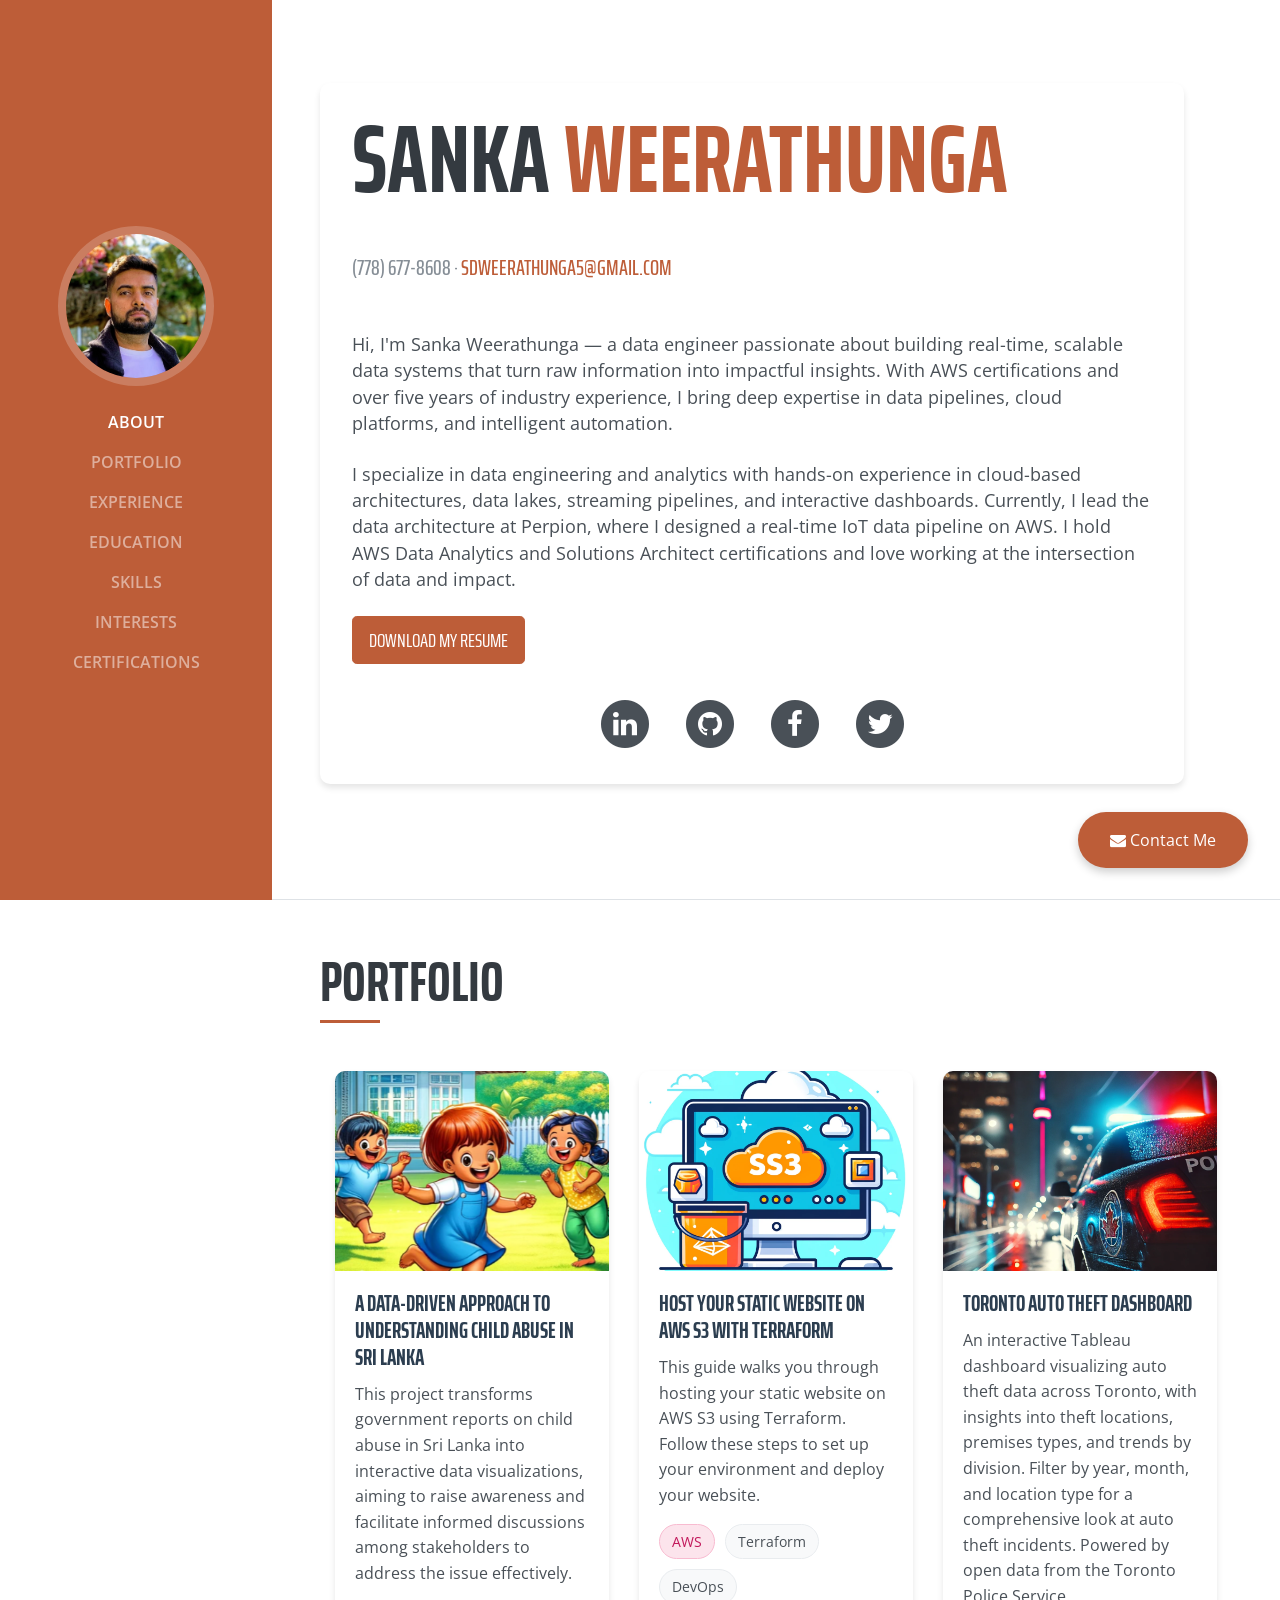
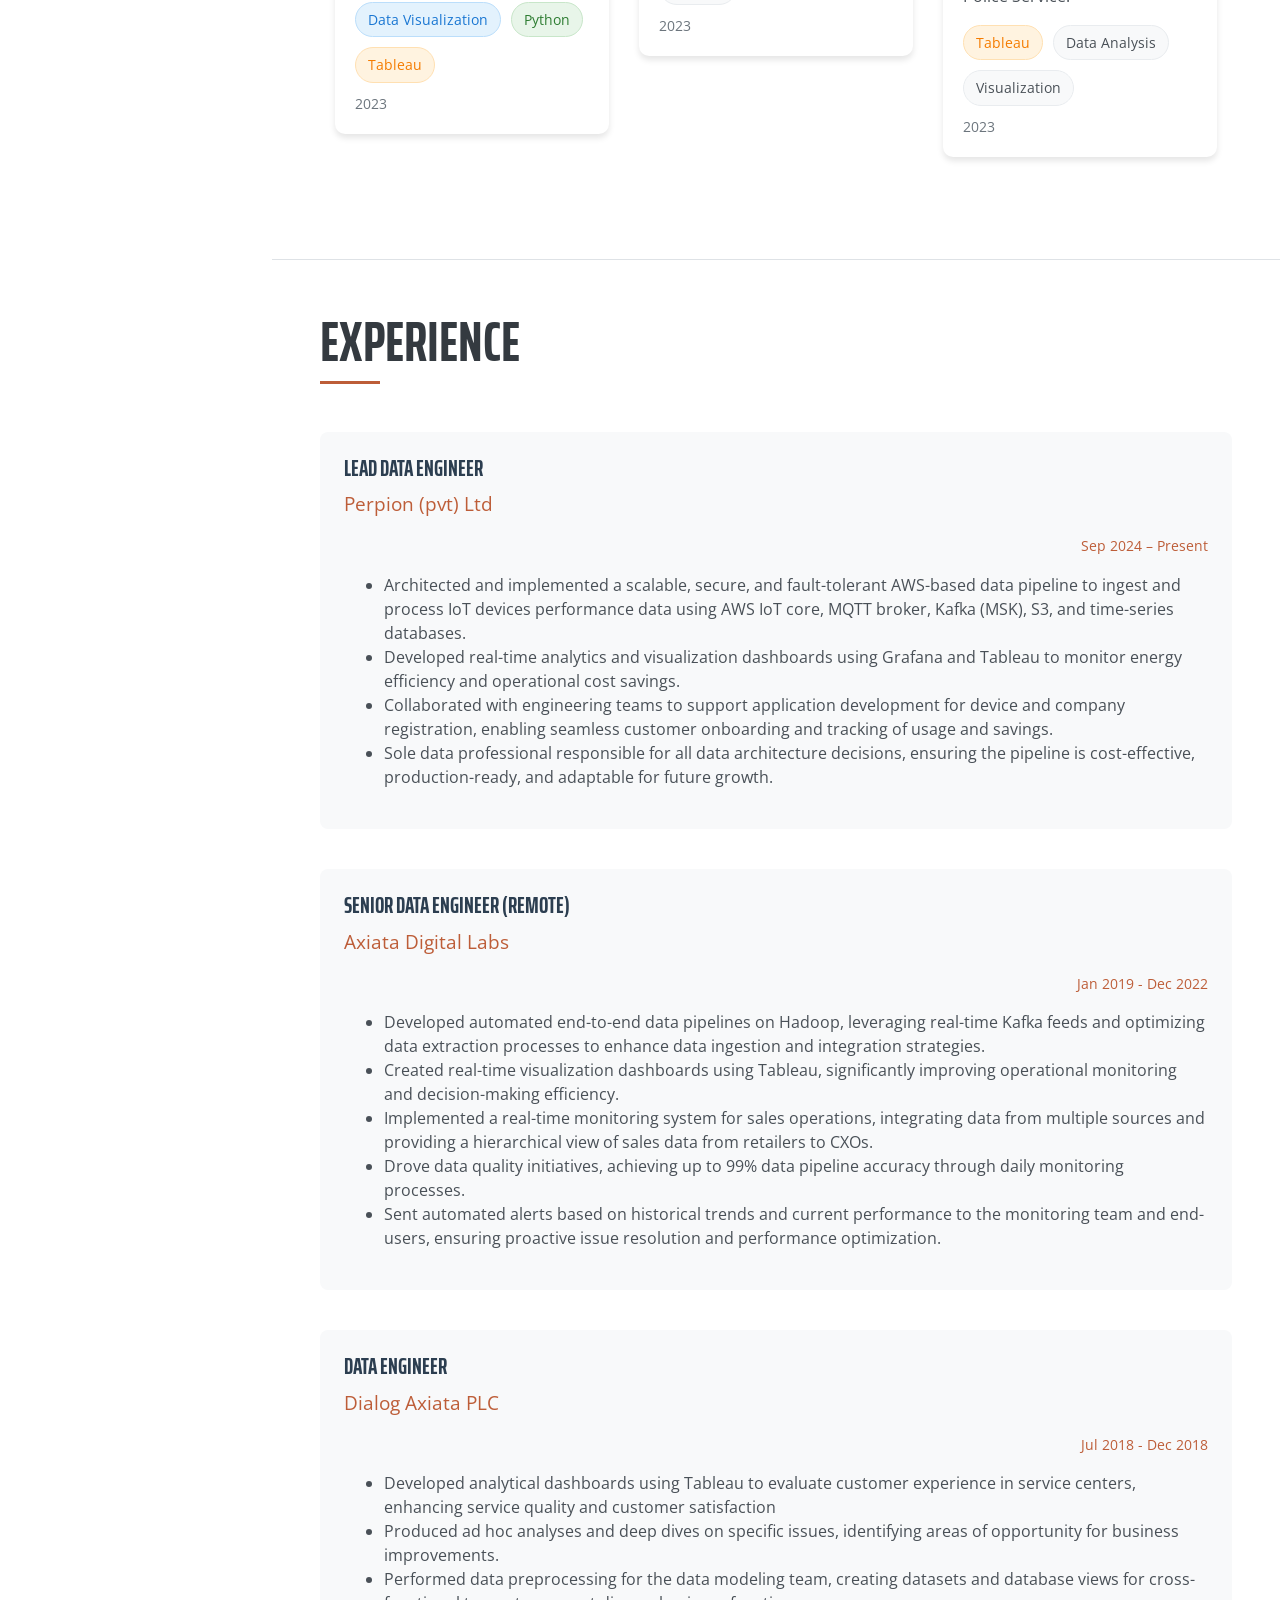
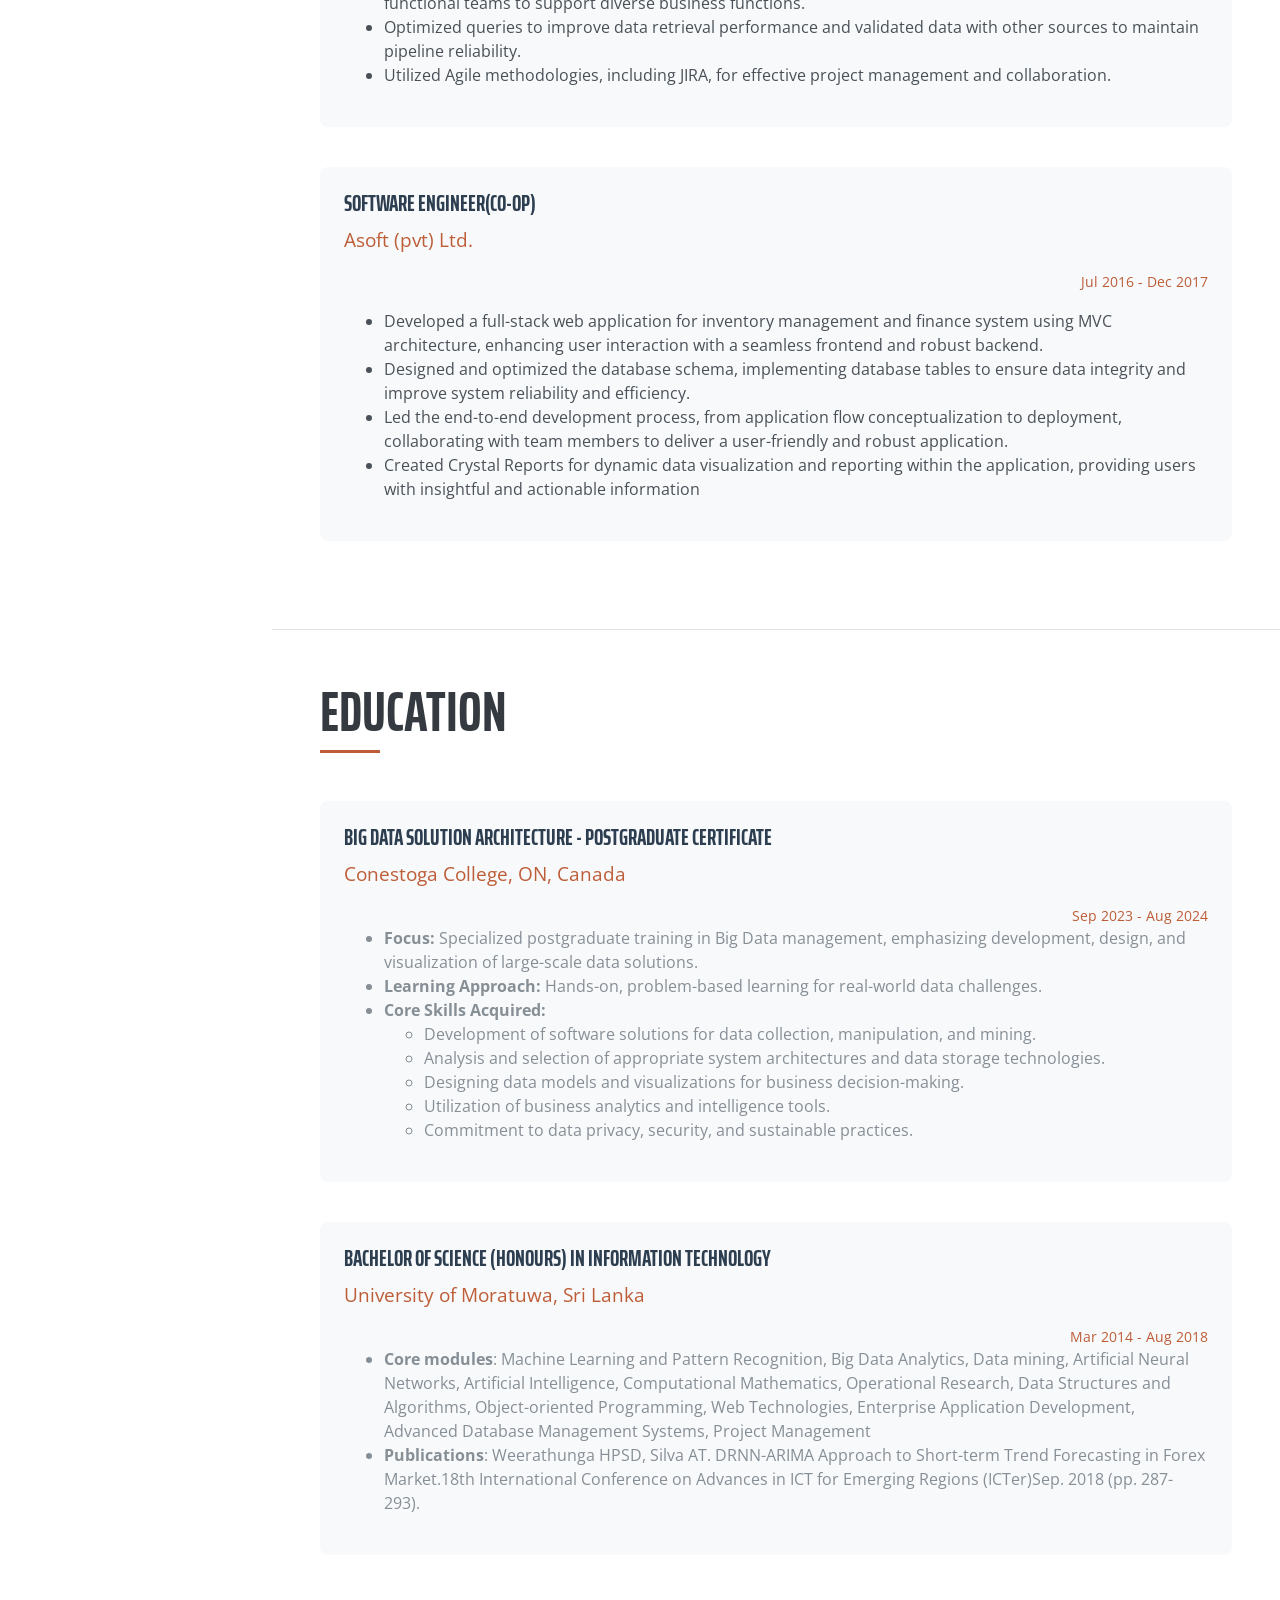
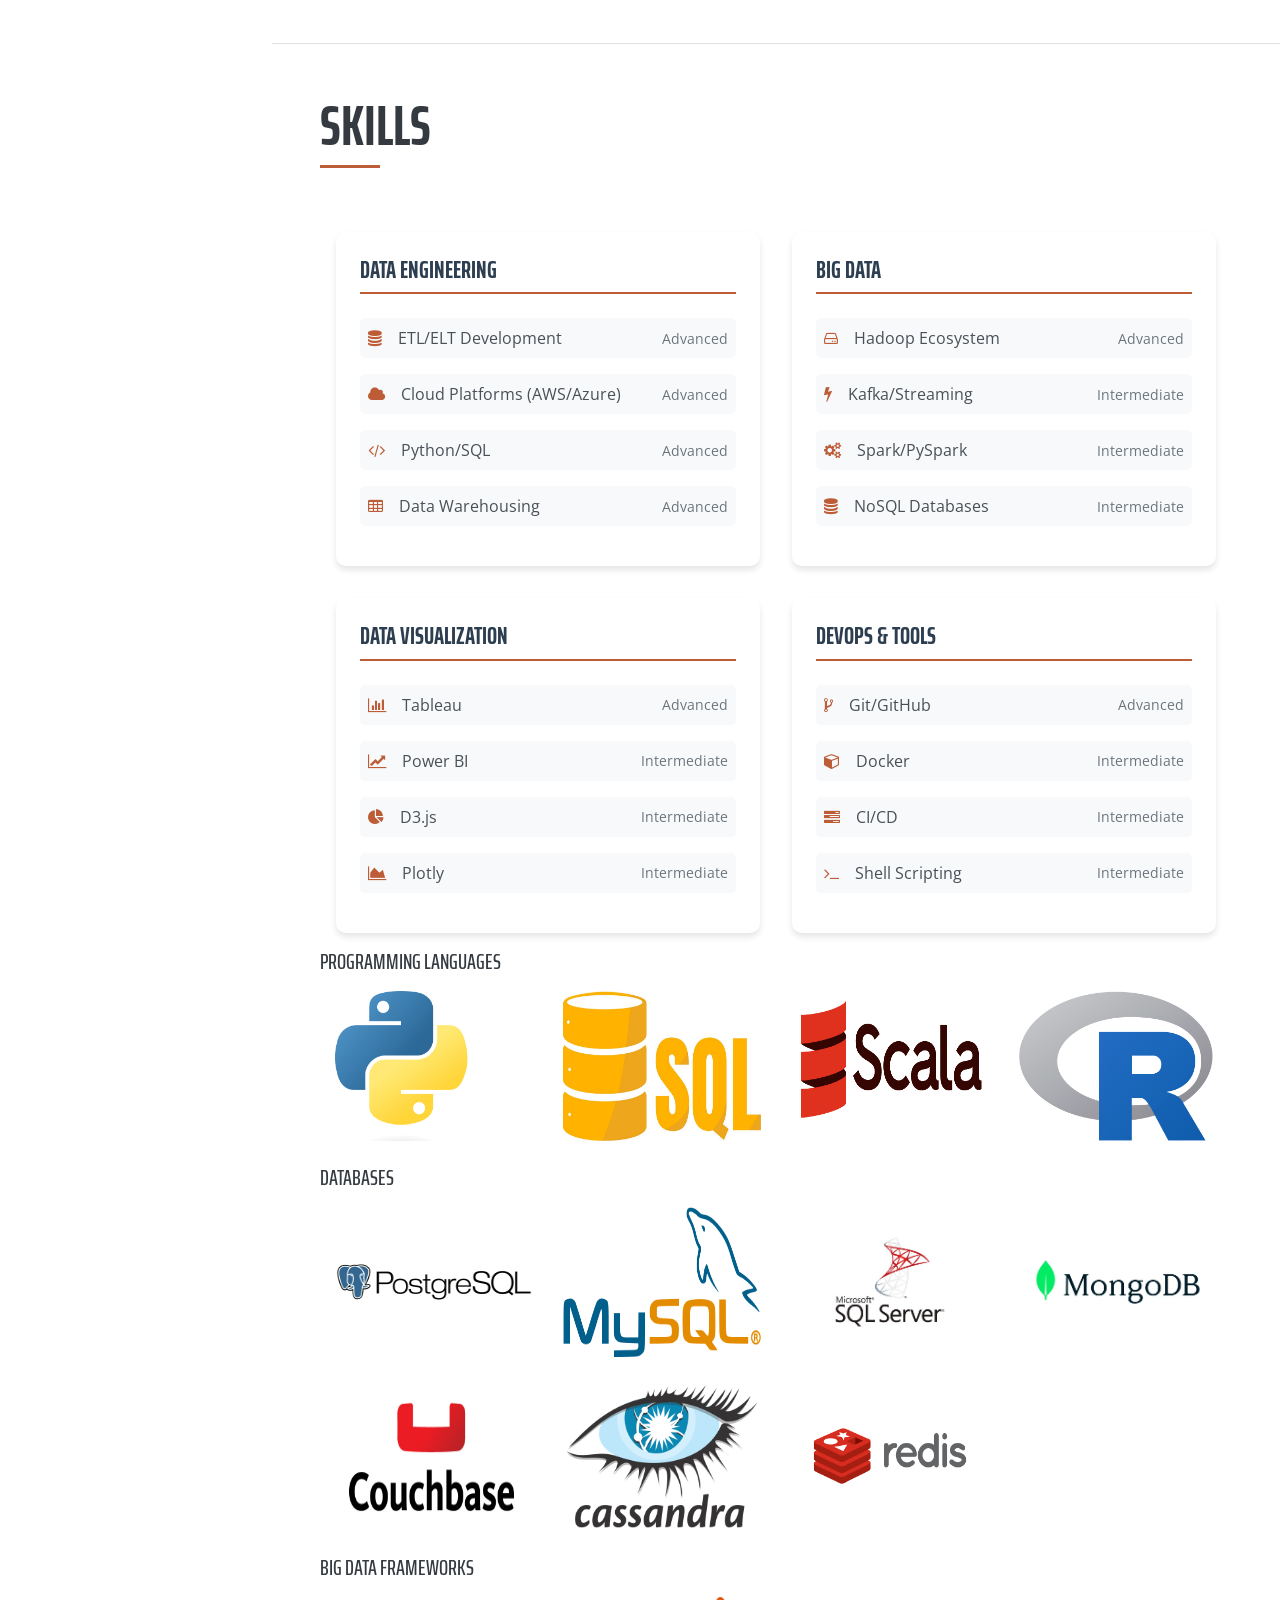
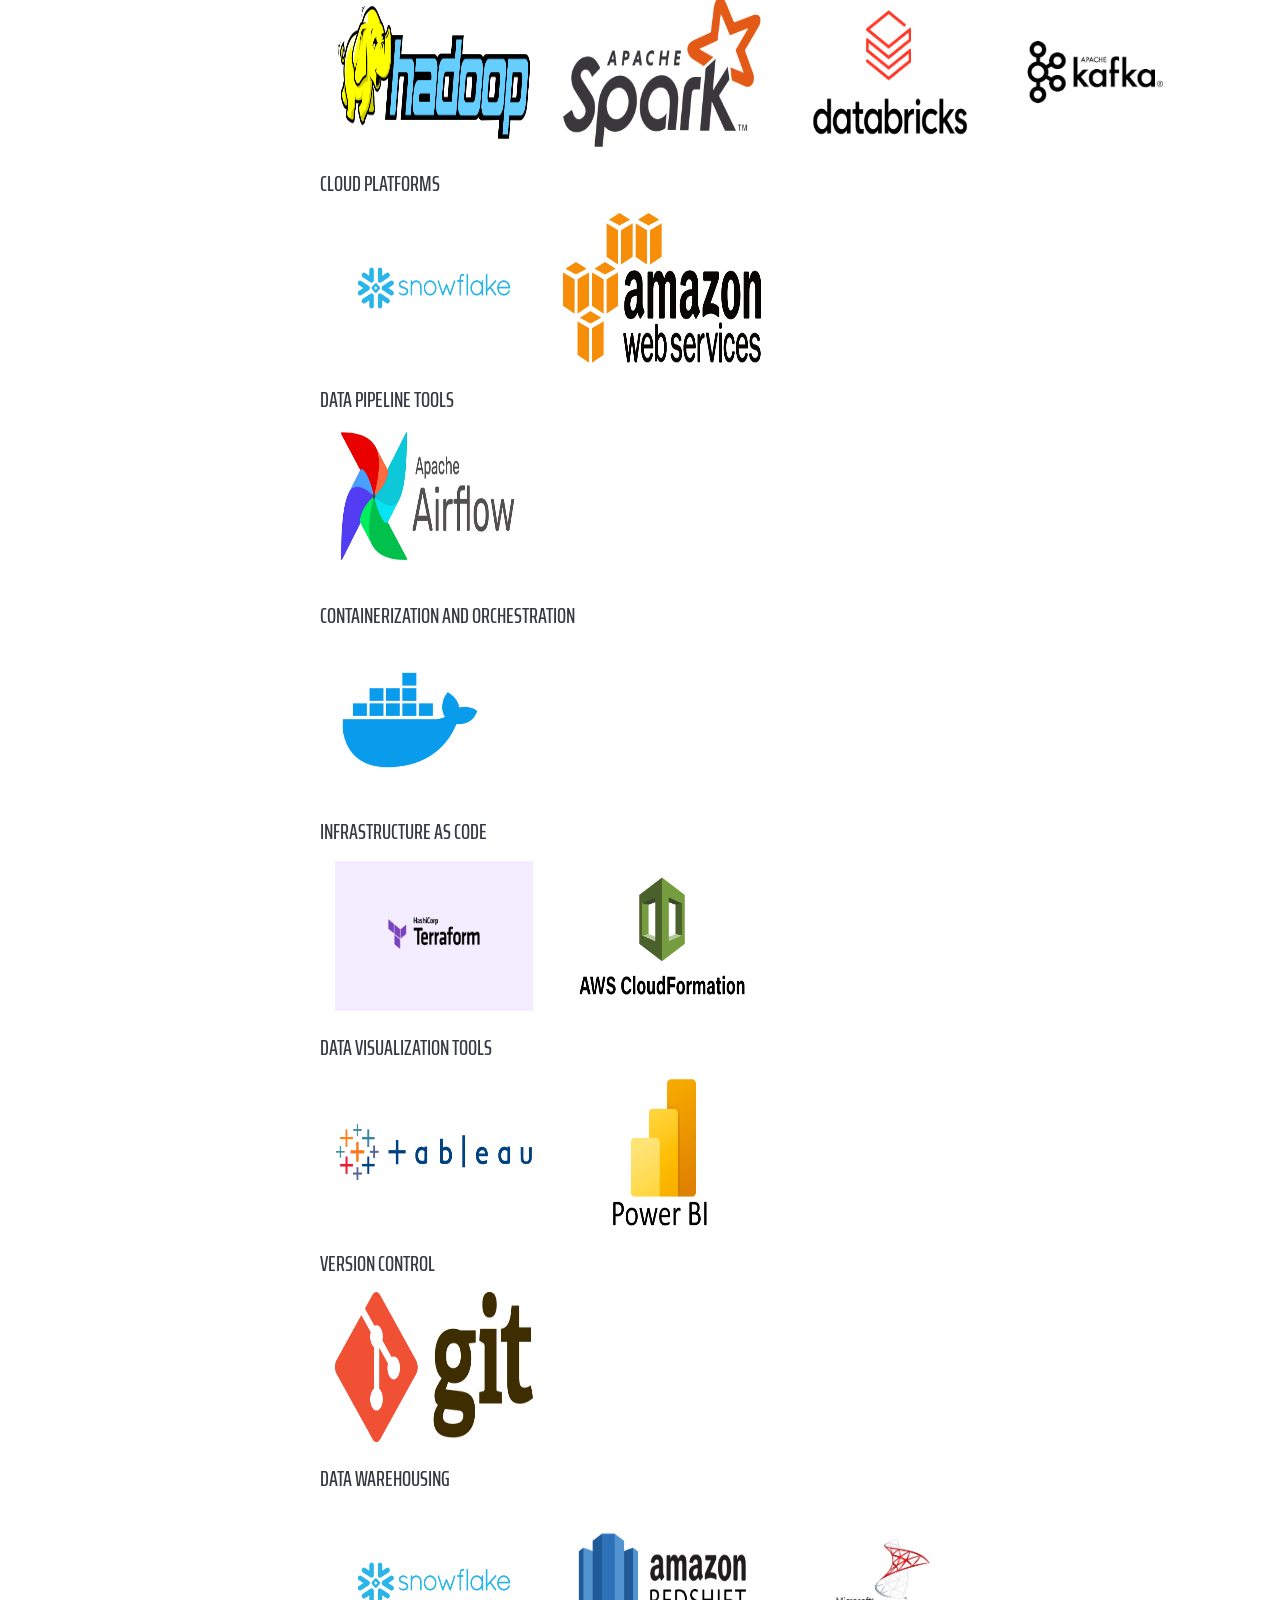
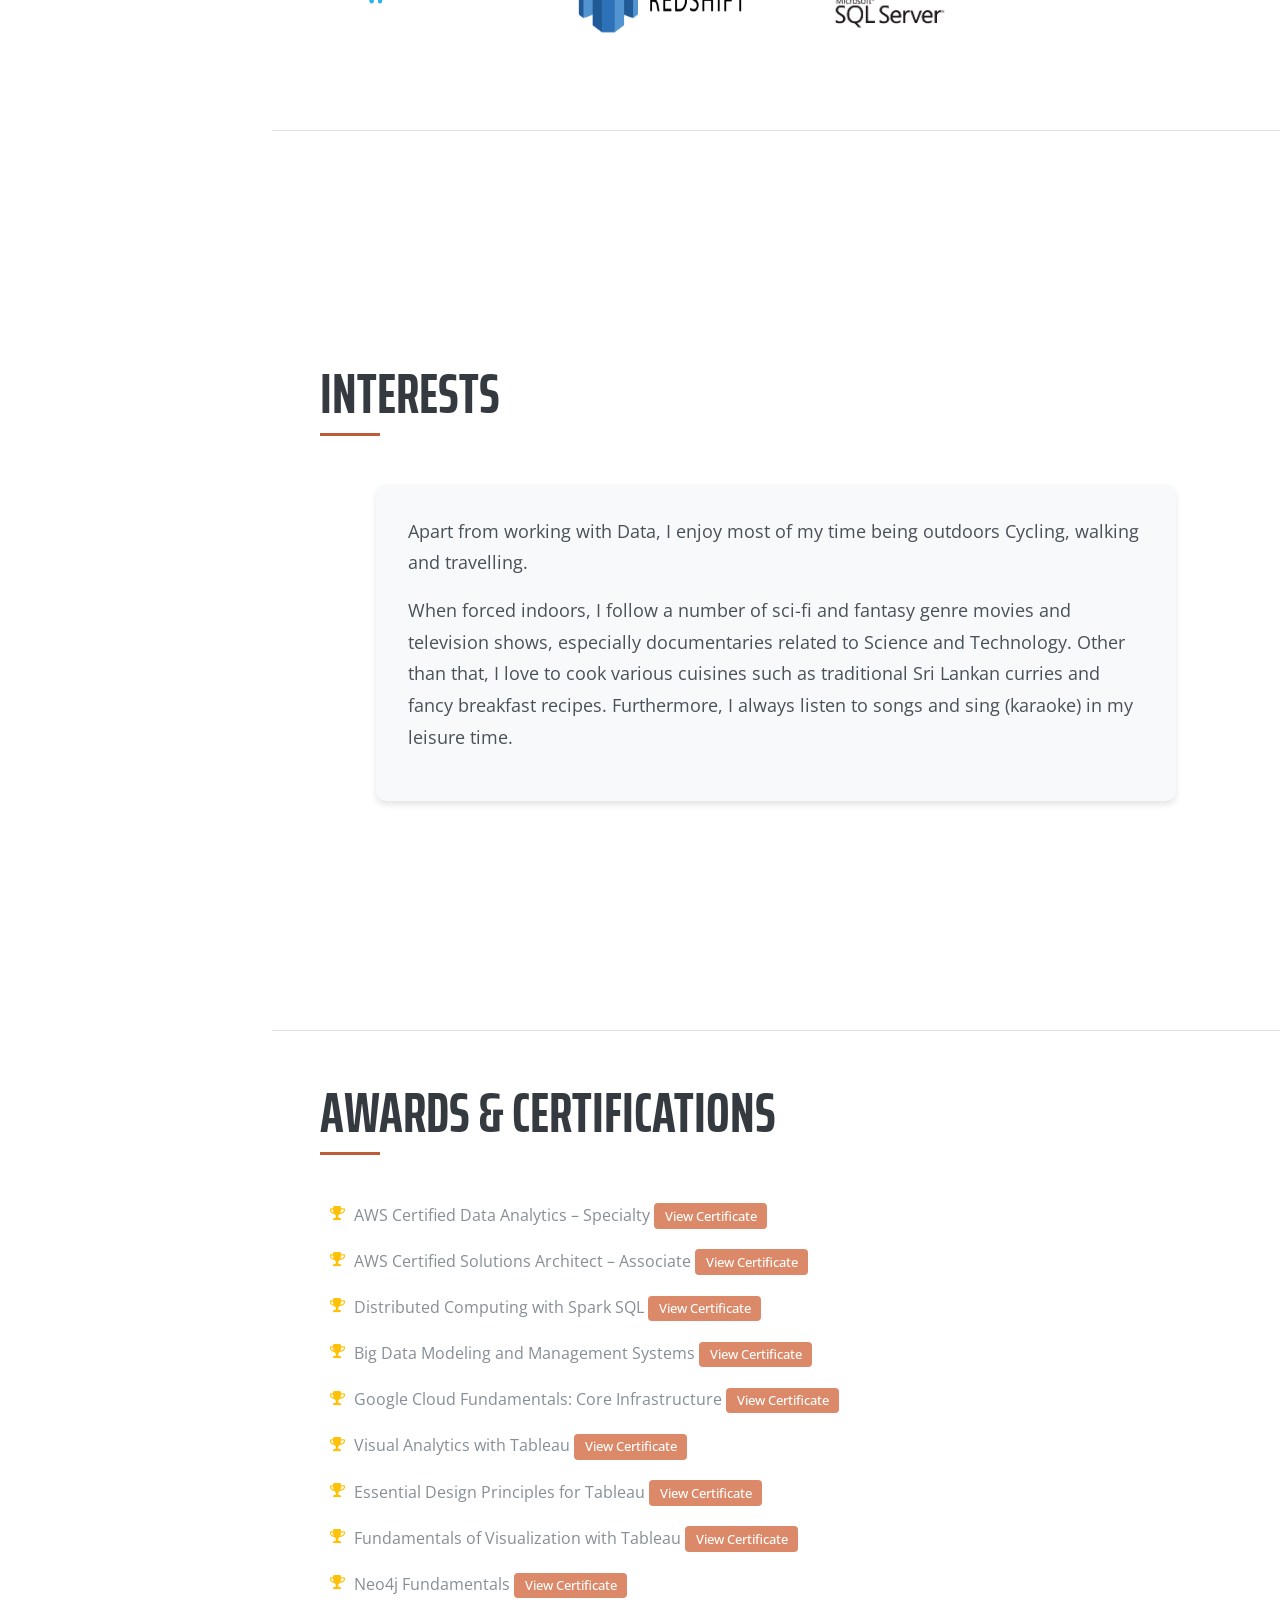
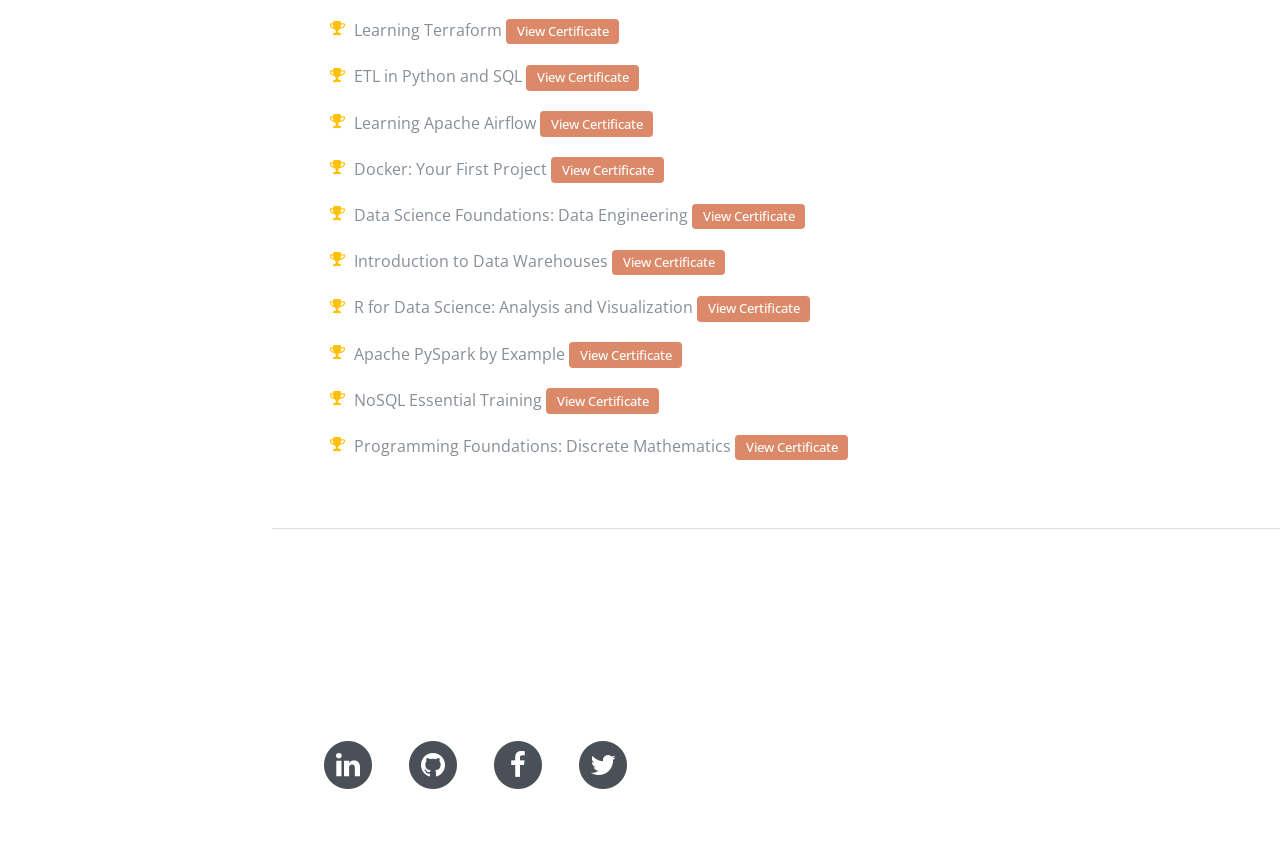
<file: index.html>
<!DOCTYPE html>
<!-- Test deployment workflow -->
<html lang="en">

<head>
  <!-- Google tag (gtag.js) -->
  <script async src="https://www.googletagmanager.com/gtag/js?id=G-53X48XYKJS"></script>
  <script>
    window.dataLayer = window.dataLayer || [];
    function gtag() { dataLayer.push(arguments); }
    gtag('js', new Date());

    gtag('config', 'G-53X48XYKJS');
  </script>


  <meta charset="utf-8">
  <meta name="viewport" content="width=device-width, initial-scale=1, shrink-to-fit=no">
  <meta name="description" content="">
  <meta name="author" content="">

  <title>Sanka Weerathunga</title>

  <!-- Bootstrap core CSS -->
  <link href="vendor/bootstrap/css/bootstrap.min.css" rel="stylesheet">

  <!-- Custom fonts for this template -->
  <link href="https://fonts.googleapis.com/css?family=Saira+Extra+Condensed:100,200,300,400,500,600,700,800,900"
    rel="stylesheet">
  <link href="https://fonts.googleapis.com/css?family=Open+Sans:300,300i,400,400i,600,600i,700,700i,800,800i"
    rel="stylesheet">
  <link href="vendor/font-awesome/css/font-awesome.min.css" rel="stylesheet">
  <link href="vendor/devicons/css/devicons.min.css" rel="stylesheet">
  <link href="vendor/simple-line-icons/css/simple-line-icons.css" rel="stylesheet">

  <!-- Custom styles for this template -->
  <link href="css/my_style.css" rel="stylesheet">
  <link href="css/resume.min.css" rel="stylesheet">
  <link href="css/portfolio.css" rel="stylesheet">
  <link href="css/skills.css" rel="stylesheet">
  <link href="css/main.css" rel="stylesheet">
  <link href="css/contact.css" rel="stylesheet">

  <div id="header-component"></div>
</head>

<body id="page-top">

  <nav class="navbar navbar-expand-lg navbar-dark bg-primary fixed-top" id="sideNav">
    <a class="navbar-brand js-scroll-trigger" href="#page-top">
      <span class="d-block d-lg-none"></span>
      <span class="d-none d-lg-block">
        <img class="img-fluid img-profile rounded-circle mx-auto mb-2" src="img/profile.jpg" alt="">
      </span>
    </a>
    <button class="navbar-toggler" type="button" data-toggle="collapse" data-target="#navbarSupportedContent"
      aria-controls="navbarSupportedContent" aria-expanded="false" aria-label="Toggle navigation">
      <span class="navbar-toggler-icon"></span>
    </button>
    <div class="collapse navbar-collapse" id="navbarSupportedContent">
      <ul class="navbar-nav">
        <li class="nav-item">
          <a class="nav-link js-scroll-trigger" href="#about">About</a>
        </li>
        <li class="nav-item">
          <a class="nav-link js-scroll-trigger" href="#portfolio">Portfolio</a>
        </li>
        <li class="nav-item">
          <a class="nav-link js-scroll-trigger" href="#experience">Experience</a>
        </li>
        <li class="nav-item">
          <a class="nav-link js-scroll-trigger" href="#education">Education</a>
        </li>
        <li class="nav-item">
          <a class="nav-link js-scroll-trigger" href="#skills">Skills</a>
        </li>
        <li class="nav-item">
          <a class="nav-link js-scroll-trigger" href="#interests">Interests</a>
        </li>
        <li class="nav-item">
          <a class="nav-link js-scroll-trigger" href="#awards">CERTIFICATIONS</a>
        </li>
      </ul>
    </div>
  </nav>

  <div class="container-fluid p-0">

    <section class="resume-section p-3 p-lg-5 d-flex d-column" id="about">
      <div class="my-auto">
        <div class="section-content">
          <h1 class="mb-5">Sanka
            <span class="text-primary">Weerathunga</span>
          </h1>
          <div class="subheading mb-5">(778) 677-8608 ·
            <a href="mailto:sdweerathunga5@gmail.com">sdweerathunga5@gmail.com</a>
          </div>
          <div class="about-content">
            <p class="about-text">Hi, I'm Sanka Weerathunga — a data engineer passionate about building real-time, scalable data systems that turn raw information into impactful insights.

              With AWS certifications and over five years of industry experience, I bring deep expertise in data pipelines, cloud platforms, and intelligent automation.</p>

            <p class="about-text">I specialize in data engineering and analytics with hands-on experience in cloud-based architectures, data lakes, streaming pipelines, and interactive dashboards.

              Currently, I lead the data architecture at Perpion, where I designed a real-time IoT data pipeline on AWS. I hold AWS Data Analytics and Solutions Architect certifications and love working at the intersection of data and impact.</p>

            <!-- <p class="about-text">Driven by curiosity and a passion for data, I continuously seek to refine, enhance, 
            and adapt data solutions to the ever-evolving technological landscape. My fascination with the transformative power of data motivates my ongoing learning and exploration in the field, 
            with the goal of advancing best practices and contributing to data-driven decision-making.</p>

            <p class="about-text">In this dynamic field, I am committed to being a lifelong learner and innovator, 
            always ready to adapt and apply my knowledge to new challenges. 
            Join me on this journey of discovery and growth, where every dataset tells a story, 
            and every challenge is an opportunity for innovation.</p> -->
          </div>

          <div class="subheading mb-3">
            <a id="resume" class="btn btn-custom-color btn-lg" href="resume/Sanka_weerathunga_resume.pdf"
              download="Sanka_weerathunga_resume.pdf" target="_blank">Download My Resume</a>
          </div>

          <div class="social-icons">
            <ul class="list-inline list-social-icons mb-0">
              <li class="list-inline-item">
                <a href="https://www.linkedin.com/in/sanka-weerathunga/" target="_blank">
                  <span class="fa-stack fa-lg">
                    <i class="fa fa-circle fa-stack-2x"></i>
                    <i class="fa fa-linkedin fa-stack-1x fa-inverse"></i>
                  </span>
                </a>
              </li>
              <li class="list-inline-item">
                <a href="https://github.com/SankaW/" target="_blank">
                  <span class="fa-stack fa-lg">
                    <i class="fa fa-circle fa-stack-2x"></i>
                    <i class="fa fa-github fa-stack-1x fa-inverse"></i>
                  </span>
                </a>
              </li>
              <li class="list-inline-item">
                <a href="https://www.facebook.com/sanka.weerathunga.5" target="_blank">
                  <span class="fa-stack fa-lg">
                    <i class="fa fa-circle fa-stack-2x"></i>
                    <i class="fa fa-facebook fa-stack-1x fa-inverse"></i>
                  </span>
                </a>
              </li>
              <li class="list-inline-item">
                <a href="#">
                  <span class="fa-stack fa-lg">
                    <i class="fa fa-circle fa-stack-2x"></i>
                    <i class="fa fa-twitter fa-stack-1x fa-inverse"></i>
                  </span>
                </a>
              </li>

            </ul>
          </div>
        </div>
      </div>
    </section>

    <section class="resume-section p-3 p-lg-5 d-flex d-column" id="portfolio">
      <div class="my-auto">
        <h2 class="mb-5">Portfolio</h2>
        <div class="container">
          <div class="row">
            <!-- Projects will be dynamically loaded here -->
          </div>
        </div>
      </div>
    </section>

    <section class="resume-section p-3 p-lg-5 d-flex flex-column" id="experience">
      <div class="my-auto">
        <h2 class="mb-5">Experience</h2>

        <div class="experience-item">
          <div class="resume-content mr-auto">
            <h3 class="experience-title">Lead Data Engineer</h3>
            <div class="experience-company">Perpion (pvt) Ltd</div>
            <div class="experience-date text-md-right">
              <span class="text-primary">Sep 2024 – Present</span>
            </div>
            <ul class="experience-description">
              <li>Architected and implemented a scalable, secure, and fault-tolerant AWS-based data pipeline to ingest and process IoT devices
                performance data using AWS IoT core, MQTT broker, Kafka (MSK), S3, and time-series databases.</li>
              <li>Developed real-time analytics and visualization dashboards using Grafana and Tableau to monitor energy efficiency and operational cost
                savings.</li>
              <li>Collaborated with engineering teams to support application development for device and company registration, enabling seamless
                customer onboarding and tracking of usage and savings.</li>
              <li>Sole data professional responsible for all data architecture decisions, ensuring the pipeline is cost-effective, production-ready, and
                adaptable for future growth.</li>
            </ul>
          </div>
        </div>

        <div class="experience-item">
          <div class="resume-content mr-auto">
            <h3 class="experience-title">Senior Data Engineer (remote)</h3>
            <div class="experience-company">Axiata Digital Labs</div>
            <div class="experience-date text-md-right">
              <span class="text-primary">Jan 2019 - Dec 2022</span>
            </div>
            <ul class="experience-description">
              <li>Developed automated end-to-end data pipelines on Hadoop, leveraging real-time Kafka feeds and optimizing data extraction processes to enhance data ingestion and integration strategies.</li>
              <li>Created real-time visualization dashboards using Tableau, significantly improving operational monitoring and decision-making efficiency.</li>
              <li>Implemented a real-time monitoring system for sales operations, integrating data from multiple sources and providing a hierarchical view of sales data from retailers to CXOs.</li>
              <li>Drove data quality initiatives, achieving up to 99% data pipeline accuracy through daily monitoring processes.</li>
              <li>Sent automated alerts based on historical trends and current performance to the monitoring team and end-users, ensuring proactive issue resolution and performance optimization.</li>
            </ul>
          </div>
        </div>

        <div class="experience-item">
          <div class="resume-content mr-auto">
            <h3 class="experience-title">Data Engineer</h3>
            <div class="experience-company">Dialog Axiata PLC</div>
            <div class="experience-date text-md-right">
              <span class="text-primary">Jul 2018 - Dec 2018</span>
            </div>
            <ul class="experience-description">
              <li>Developed analytical dashboards using Tableau to evaluate customer experience in service centers, enhancing service quality and customer satisfaction</li>
              <li>Produced ad hoc analyses and deep dives on specific issues, identifying areas of opportunity for business improvements.</li>
              <li>Performed data preprocessing for the data modeling team, creating datasets and database views for cross-functional teams to support diverse business functions.</li>
              <li>Optimized queries to improve data retrieval performance and validated data with other sources to maintain pipeline reliability.</li>
              <li>Utilized Agile methodologies, including JIRA, for effective project management and collaboration.</li>
            </ul>
          </div>
        </div>

        <div class="experience-item">
          <div class="resume-content mr-auto">
            <h3 class="experience-title">Software Engineer(Co-op)</h3>
            <div class="experience-company">Asoft (pvt) Ltd.</div>
            <div class="experience-date text-md-right">
              <span class="text-primary">Jul 2016 - Dec 2017</span>
            </div>
            <ul class="experience-description">
              <li>Developed a full-stack web application for inventory management and finance system using MVC architecture,
                enhancing user interaction with a seamless frontend and robust backend.</li>
              <li>Designed and optimized the database schema, implementing database tables to ensure data integrity and
                improve system reliability and efficiency.</li>
              <li>Led the end-to-end development process, from application flow conceptualization to deployment, collaborating
                with team members to deliver a user-friendly and robust application.</li>
              <li>Created Crystal Reports for dynamic data visualization and reporting within the application, providing users
                with insightful and actionable information</li>
              <!-- <li>Technology Stack:<b> C# .NET, JavaScript, HTML, CSS, Bootstrap, JQuery, and MSSQL Server</b></li> -->
            </ul>
          </div>
        </div>
      </div>
    </section>

    <section class="resume-section p-3 p-lg-5 d-flex flex-column" id="education">
      <div class="my-auto">
        <h2 class="mb-5">Education</h2>

        <div class="education-item">
          <div class="resume-content mr-auto">
            <h3 class="education-title">Big Data Solution Architecture - Postgraduate Certificate</h3>
            <div class="education-school">Conestoga College, ON, Canada</div>
            <div class="education-date text-md-right">
              <span class="text-primary">Sep 2023 - Aug 2024</span>
            </div>
            <ul>
              <li><strong>Focus:</strong> Specialized postgraduate training in Big Data management, emphasizing
                development, design, and visualization of large-scale data solutions.</li>
              <li><strong>Learning Approach:</strong> Hands-on, problem-based learning for real-world data challenges.</li>
              <li><strong>Core Skills Acquired:</strong>
                <ul>
                  <li>Development of software solutions for data collection, manipulation, and mining.</li>
                  <li>Analysis and selection of appropriate system architectures and data storage technologies.</li>
                  <li>Designing data models and visualizations for business decision-making.</li>
                  <li>Utilization of business analytics and intelligence tools.</li>
                  <li>Commitment to data privacy, security, and sustainable practices.</li>
                </ul>
              <!-- <li><strong>Semester 01 GPA:</strong> 3.86/4</li> -->
            </ul>
          </div>
        </div>

        <div class="education-item">
          <div class="resume-content mr-auto">
            <h3 class="education-title">Bachelor of Science (Honours) in Information Technology</h3>
            <div class="education-school">University of Moratuwa, Sri Lanka</div>
            <div class="education-date text-md-right">
              <span class="text-primary">Mar 2014 - Aug 2018</span>
            </div>
            <ul>
              <li><b>Core modules</b>: Machine Learning and Pattern Recognition, Big Data Analytics, Data mining,
                Artificial Neural Networks, Artificial Intelligence, Computational Mathematics, Operational Research,
                Data Structures and Algorithms, Object-oriented Programming, Web Technologies, Enterprise Application
                Development, Advanced Database Management Systems, Project Management</li>
              <li><b>Publications</b>: Weerathunga HPSD, Silva AT. DRNN-ARIMA Approach to Short-term Trend Forecasting in
                Forex Market.18th International Conference on Advances in ICT for Emerging Regions
                (ICTer)Sep. 2018 (pp. 287-293).</li>
            </ul>
          </div>
        </div>
      </div>
    </section>

    <section class="resume-section p-3 p-lg-5 d-flex flex-column" id="skills">
      <div class="my-auto">
        <h2 class="mb-5">Skills</h2>
        
        <div class="skills-container">
          <!-- Data Engineering Skills -->
          <div class="skill-category">
            <h3>Data Engineering</h3>
            <ul class="skill-list">
              <li class="skill-item">
                <i class="fa fa-database skill-icon"></i>
                <span class="skill-name">ETL/ELT Development</span>
                <span class="skill-level">Advanced</span>
              </li>
              <li class="skill-item">
                <i class="fa fa-cloud skill-icon"></i>
                <span class="skill-name">Cloud Platforms (AWS/Azure)</span>
                <span class="skill-level">Advanced</span>
              </li>
              <li class="skill-item">
                <i class="fa fa-code skill-icon"></i>
                <span class="skill-name">Python/SQL</span>
                <span class="skill-level">Advanced</span>
              </li>
              <li class="skill-item">
                <i class="fa fa-table skill-icon"></i>
                <span class="skill-name">Data Warehousing</span>
                <span class="skill-level">Advanced</span>
              </li>
            </ul>
          </div>

          <!-- Big Data Skills -->
          <div class="skill-category">
            <h3>Big Data</h3>
            <ul class="skill-list">
              <li class="skill-item">
                <i class="fa fa-hdd-o skill-icon"></i>
                <span class="skill-name">Hadoop Ecosystem</span>
                <span class="skill-level">Advanced</span>
              </li>
              <li class="skill-item">
                <i class="fa fa-bolt skill-icon"></i>
                <span class="skill-name">Kafka/Streaming</span>
                <span class="skill-level">Intermediate</span>
              </li>
              <li class="skill-item">
                <i class="fa fa-cogs skill-icon"></i>
                <span class="skill-name">Spark/PySpark</span>
                <span class="skill-level">Intermediate</span>
              </li>
              <li class="skill-item">
                <i class="fa fa-database skill-icon"></i>
                <span class="skill-name">NoSQL Databases</span>
                <span class="skill-level">Intermediate</span>
              </li>
            </ul>
          </div>

          <!-- Visualization Skills -->
          <div class="skill-category">
            <h3>Data Visualization</h3>
            <ul class="skill-list">
              <li class="skill-item">
                <i class="fa fa-bar-chart skill-icon"></i>
                <span class="skill-name">Tableau</span>
                <span class="skill-level">Advanced</span>
              </li>
              <li class="skill-item">
                <i class="fa fa-line-chart skill-icon"></i>
                <span class="skill-name">Power BI</span>
                <span class="skill-level">Intermediate</span>
              </li>
              <li class="skill-item">
                <i class="fa fa-pie-chart skill-icon"></i>
                <span class="skill-name">D3.js</span>
                <span class="skill-level">Intermediate</span>
              </li>
              <li class="skill-item">
                <i class="fa fa-area-chart skill-icon"></i>
                <span class="skill-name">Plotly</span>
                <span class="skill-level">Intermediate</span>
              </li>
            </ul>
          </div>

          <!-- DevOps Skills -->
          <div class="skill-category">
            <h3>DevOps & Tools</h3>
            <ul class="skill-list">
              <li class="skill-item">
                <i class="fa fa-code-fork skill-icon"></i>
                <span class="skill-name">Git/GitHub</span>
                <span class="skill-level">Advanced</span>
              </li>
              <li class="skill-item">
                <i class="fa fa-cube skill-icon"></i>
                <span class="skill-name">Docker</span>
                <span class="skill-level">Intermediate</span>
              </li>
              <li class="skill-item">
                <i class="fa fa-tasks skill-icon"></i>
                <span class="skill-name">CI/CD</span>
                <span class="skill-level">Intermediate</span>
              </li>
              <li class="skill-item">
                <i class="fa fa-terminal skill-icon"></i>
                <span class="skill-name">Shell Scripting</span>
                <span class="skill-level">Intermediate</span>
              </li>
            </ul>
          </div>
        </div>
      </div>
    </section>

    <section class="resume-section p-3 p-lg-5 d-flex flex-column" id="interests">
      <div class="my-auto">
        <h2 class="mb-5">Interests</h2>
        <div class="interests-content">
          <p class="interests-text">Apart from working with Data, I enjoy most of my time being outdoors Cycling, walking and travelling.</p>
          <p class="interests-text">When forced indoors, I follow a number of sci-fi and fantasy genre movies and television shows,
            especially documentaries related to Science and Technology. Other than that, I love to cook various cuisines
            such as traditional Sri Lankan curries and fancy breakfast recipes. Furthermore, I always listen to songs and
            sing (karaoke) in my leisure time.</p>
        </div>
      </div>
    </section>

    <section class="resume-section p-3 p-lg-5 d-flex flex-column" id="awards">
      <div class="my-auto">
        <h2 class="mb-5">Awards &amp; Certifications</h2>
        <ul id="certificate_list" class="fa-ul mb-0">
          <!--Certificate list will be created by js based od csv file data , that convert by csv to js array-->
        </ul>
      </div>
    </section>

    <button id="toggle-contact" class="contact-btn toggle-contact">
      <i class="fa fa-envelope"></i> Contact Me
    </button>

    <section class="contact-section" id="contact">
      <div id="contact-container" class="contact-container">
        <div class="contact-form">
          <h2 class="mb-4">Get in Touch</h2>
          
          <div id="success-message" class="success-message"></div>
          <div id="error-message" class="error-message"></div>
          
          <form id="contact-form">
            <div class="form-group">
              <label for="contact-name" class="form-label">Name</label>
              <input type="text" id="contact-name" class="form-control" required>
            </div>
            
            <div class="form-group">
              <label for="contact-email" class="form-label">Email</label>
              <input type="email" id="contact-email" class="form-control" required>
            </div>
            
            <div class="form-group">
              <label for="contact-subject" class="form-label">Subject</label>
              <input type="text" id="contact-subject" class="form-control" required>
            </div>
            
            <div class="form-group">
              <label for="contact-message" class="form-label">Message</label>
              <textarea id="contact-message" class="form-control" required></textarea>
            </div>
            
            <button type="submit" id="submit-contact" class="contact-btn">
              Send Message
              <span id="submit-spinner" class="spinner"></span>
            </button>
          </form>
        </div>
      </div>
    </section>

  </div> 
  
  <div id="footer-component"></div>
  <script src="js/components.js"></script>
  <script src="js/projects.js"></script>
  
  <!-- Bootstrap core JavaScript -->
  <script src="vendor/jquery/jquery.min.js"></script>
  <script src="vendor/bootstrap/js/bootstrap.bundle.min.js"></script>

  <!-- Plugin JavaScript -->
  <script src="vendor/jquery-easing/jquery.easing.min.js"></script>

  <!-- Custom scripts for this template -->
  <!-- <script src="https://ajax.googleapis.com/ajax/libs/jquery/3.5.1/jquery.min.js"></script> -->
  <script src="certifications/certifications.js"></script>
  <script src="skills/technology_tools.js"></script>
  <script src="js/my_js.js"></script>
  <script src="js/resume.min.js"></script>
  <script src="js/contact.js"></script>

</body>

</html>
</file>
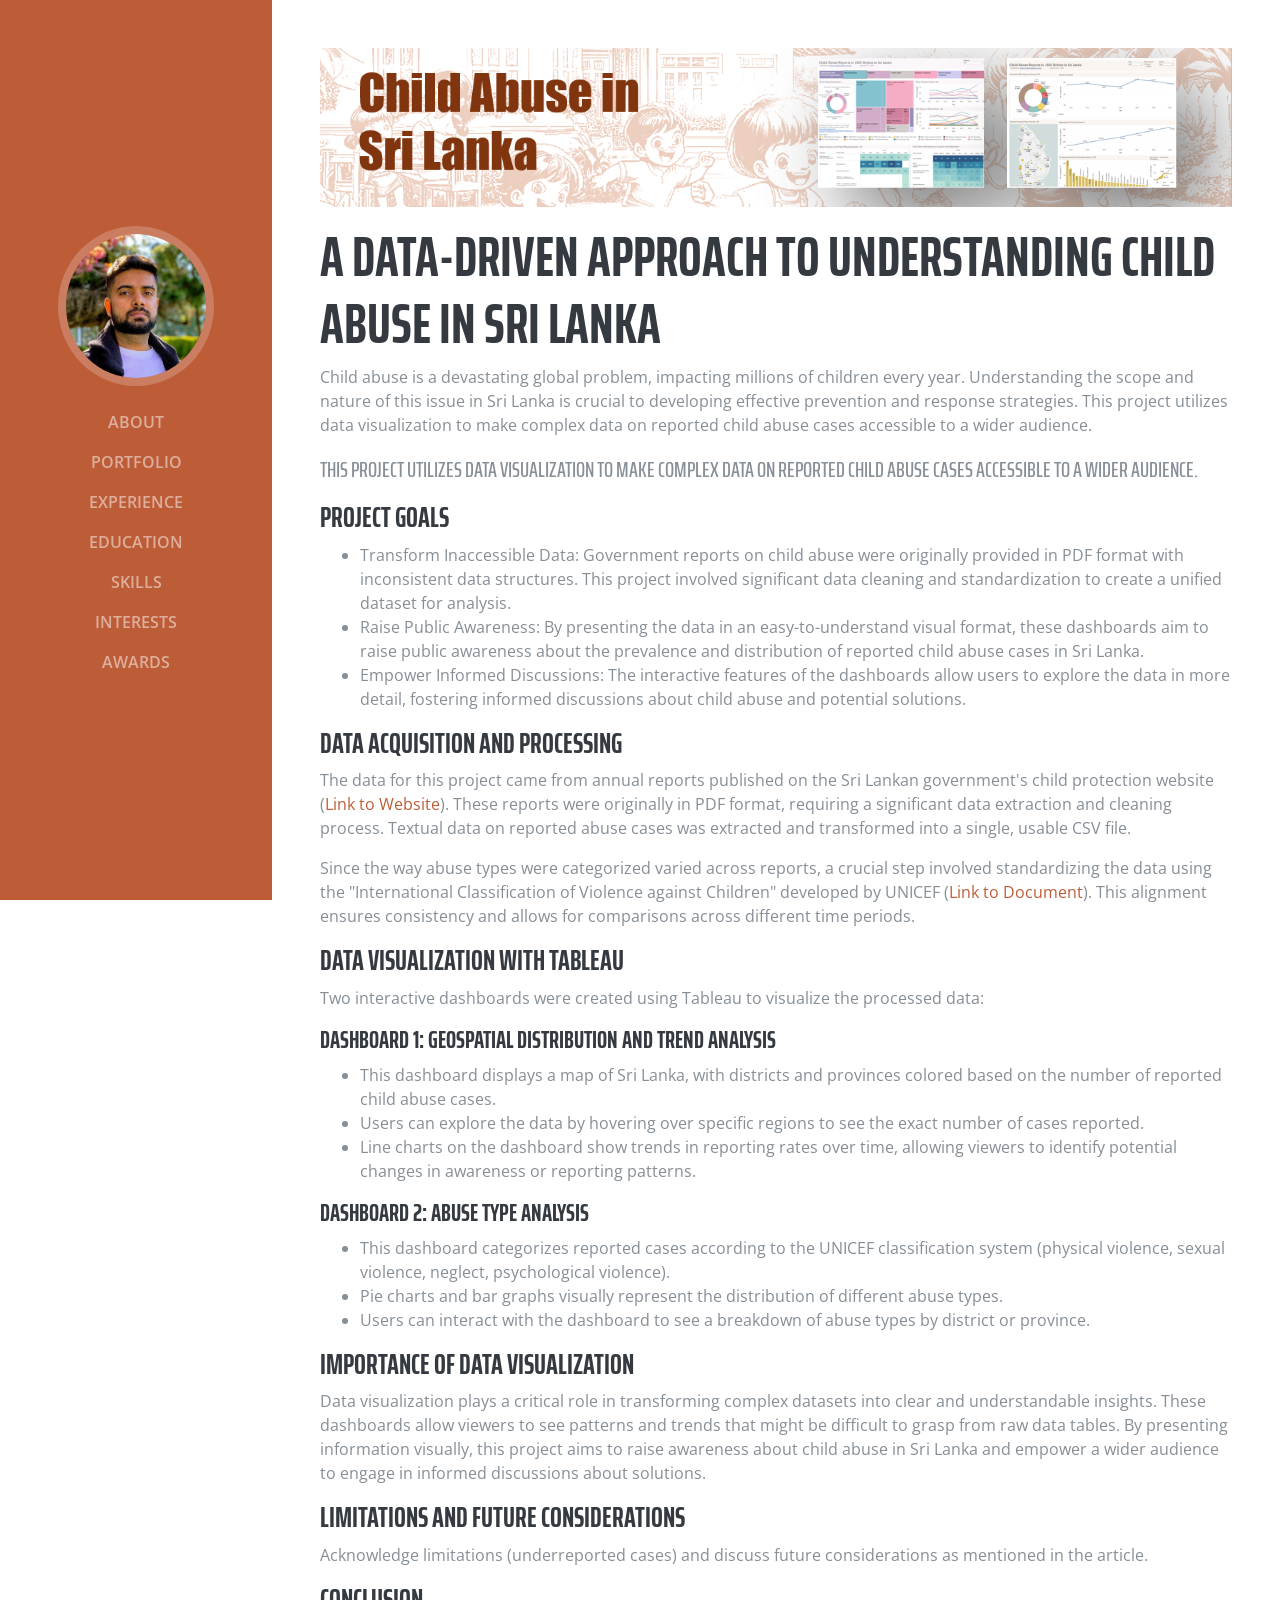
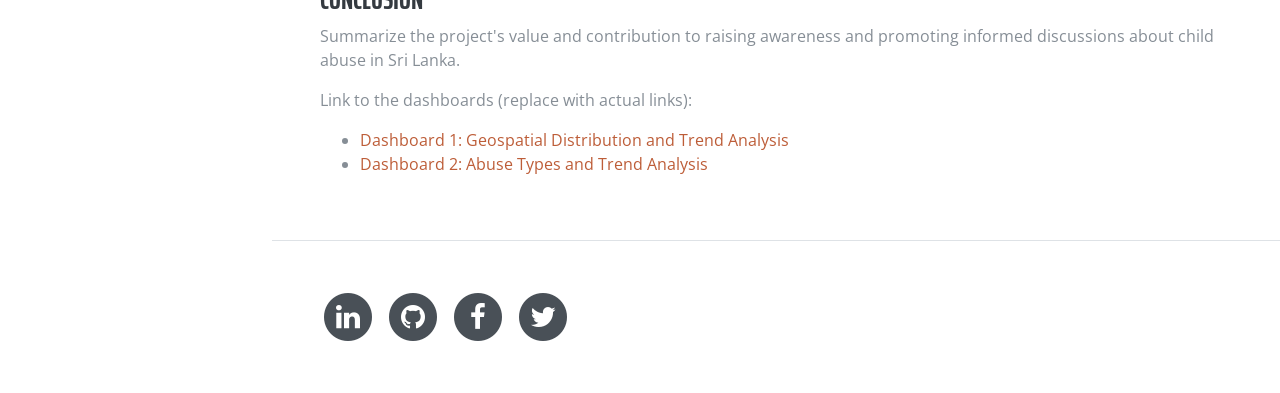
<file: portfolio/srilanka_child_abuse.html>
<!DOCTYPE html>
<html lang="en">

  <head>
	<!-- Google tag (gtag.js) -->
	<script async src="https://www.googletagmanager.com/gtag/js?id=G-53X48XYKJS"></script>
	<script>
	  window.dataLayer = window.dataLayer || [];
	  function gtag(){dataLayer.push(arguments);}
	  gtag('js', new Date());

	  gtag('config', 'G-53X48XYKJS');
	</script>

	
    <meta charset="utf-8">
    <meta name="viewport" content="width=device-width, initial-scale=1, shrink-to-fit=no">
    <meta name="description" content="">
    <meta name="author" content="">

    <title>Sanka Weerathunga</title>

    <!-- Bootstrap core CSS -->
    <link href="../vendor/bootstrap/css/bootstrap.min.css" rel="stylesheet">

    <!-- Custom fonts for this template -->
    <link href="https://fonts.googleapis.com/css?family=Saira+Extra+Condensed:100,200,300,400,500,600,700,800,900" rel="stylesheet">
    <link href="https://fonts.googleapis.com/css?family=Open+Sans:300,300i,400,400i,600,600i,700,700i,800,800i" rel="stylesheet">
    <link href="../vendor/font-awesome/css/font-awesome.min.css" rel="stylesheet">
    <link href="../vendor/devicons/css/devicons.min.css" rel="stylesheet">
    <link href="../vendor/simple-line-icons/css/simple-line-icons.css" rel="stylesheet">

    <!-- Custom styles for this template -->
    <link href="../css/resume.min.css" rel="stylesheet">
    <link href="../css/my_style.css" rel="stylesheet">

  </head>

  <body id="page-top">

    <nav class="navbar navbar-expand-lg navbar-dark bg-primary fixed-top" id="sideNav">
      <a class="navbar-brand js-scroll-trigger" href="#page-top">
        <span class="d-block d-lg-none">Start Bootstrap</span>
        <span class="d-none d-lg-block">
          <img class="img-fluid img-profile rounded-circle mx-auto mb-2" src="../img/profile.jpg" alt="">
        </span>
      </a>
      <button class="navbar-toggler" type="button" data-toggle="collapse" data-target="#navbarSupportedContent" aria-controls="navbarSupportedContent" aria-expanded="false" aria-label="Toggle navigation">
        <span class="navbar-toggler-icon"></span>
      </button>
      <div class="collapse navbar-collapse" id="navbarSupportedContent">
        <ul class="navbar-nav">
          <li class="nav-item">
            <a class="nav-link js-scroll-trigger" href="../index.html">About</a>
          </li>
          <li class="nav-item">
            <a class="nav-link js-scroll-trigger" href="../index.html">Portfolio</a>
          </li>
          <li class="nav-item">
            <a class="nav-link js-scroll-trigger" href="../index.html">Experience</a>
          </li>
          <li class="nav-item">
            <a class="nav-link js-scroll-trigger" href="../index.html">Education</a>
          </li>
          <li class="nav-item">
            <a class="nav-link js-scroll-trigger" href="../index.html">Skills</a>
          </li>
          <li class="nav-item">
            <a class="nav-link js-scroll-trigger" href="../index.html">Interests</a>
          </li>
          <li class="nav-item">
            <a class="nav-link js-scroll-trigger" href="../index.html">Awards</a>
          </li>
        </ul>
      </div>
    </nav>

    </head>
    <body>

        <!--Content Start -->
        <section class="resume-section p-3 p-lg-5 d-flex flex-column" id="portfolio">
            <div class="my-auto">
                <div class="project-item">
                    <img src="../img/Child_abuse/happykids6.png" alt="Dashboard Screenshot 1" class="img-fluid mb-3">
                    <h2>A Data-Driven Approach to Understanding Child Abuse in Sri Lanka</h2>
                    <p>Child abuse is a devastating global problem, impacting millions of children every year. Understanding the scope and nature of this issue in Sri Lanka is crucial to developing effective prevention and response strategies. This project utilizes data visualization to make complex data on reported child abuse cases accessible to a wider audience.</p>
                    <div class="subheading mb-3">This project utilizes data visualization to make complex data on reported child abuse cases accessible to a wider audience.</div>
                    <div class="row">
                      <div class="col-12">
                        <h3>Project Goals</h3>
                        <ul>
                          <li>Transform Inaccessible Data: Government reports on child abuse were originally provided in PDF format with inconsistent data structures. This project involved significant data cleaning and standardization to create a unified dataset for analysis.</li>
                          <li>Raise Public Awareness: By presenting the data in an easy-to-understand visual format, these dashboards aim to raise public awareness about the prevalence and distribution of reported child abuse cases in Sri Lanka.</li>
                          <li>Empower Informed Discussions: The interactive features of the dashboards allow users to explore the data in more detail, fostering informed discussions about child abuse and potential solutions.</li>
                        </ul>
                      </div>
                      <div class="col-12">
                        <h3>Data Acquisition and Processing</h3>
                        <p>The data for this project came from annual reports published on the Sri Lankan government's child protection website (<a href="https://childprotection.gov.lk/index.php/en/resource-centre/statistics-3">Link to Website</a>). These reports were originally in PDF format, requiring a significant data extraction and cleaning process. Textual data on reported abuse cases was extracted and transformed into a single, usable CSV file.</p>
                        <p>Since the way abuse types were categorized varied across reports, a crucial step involved standardizing the data using the "International Classification of Violence against Children" developed by UNICEF (<a href="https://data.unicef.org/wp-content/uploads/2023/07/International-Classification-of-Violence-against-Children.pdf">Link to Document</a>). This alignment ensures consistency and allows for comparisons across different time periods.</p>
                      </div>
                    </div>
                    <h3>Data Visualization with Tableau</h3>
                    <p>Two interactive dashboards were created using Tableau to visualize the processed data:</p>
                    <div class="row">
                      <div class="col-12">
                        <h4>Dashboard 1: Geospatial Distribution and Trend Analysis</h4>
                        <ul>
                          <li>This dashboard displays a map of Sri Lanka, with districts and provinces colored based on the number of reported child abuse cases.</li>
                          <li>Users can explore the data by hovering over specific regions to see the exact number of cases reported.</li>
                          <li>Line charts on the dashboard show trends in reporting rates over time, allowing viewers to identify potential changes in awareness or reporting patterns.</li>
                        </ul>
                        <div class='tableauPlaceholder' id='viz1710807049898' style='position: relative'><noscript><a href='#'><img alt='Child Abuse Reports to 1920 Hotline in Sri Lanka    Data Source: https:&#47;&#47;childprotection.gov.lk&#47;                      Period: 2017 - 2023 ' src='https:&#47;&#47;public.tableau.com&#47;static&#47;images&#47;Ch&#47;ChildAbuseReportsinSriLanka&#47;GeospatialData&#47;1_rss.png' style='border: none' /></a></noscript><object class='tableauViz'  style='display:none;'><param name='host_url' value='https%3A%2F%2Fpublic.tableau.com%2F' /> <param name='embed_code_version' value='3' /> <param name='site_root' value='' /><param name='name' value='ChildAbuseReportsinSriLanka&#47;GeospatialData' /><param name='tabs' value='no' /><param name='toolbar' value='yes' /><param name='static_image' value='https:&#47;&#47;public.tableau.com&#47;static&#47;images&#47;Ch&#47;ChildAbuseReportsinSriLanka&#47;GeospatialData&#47;1.png' /> <param name='animate_transition' value='yes' /><param name='display_static_image' value='yes' /><param name='display_spinner' value='yes' /><param name='display_overlay' value='yes' /><param name='display_count' value='yes' /><param name='language' value='en-GB' /></object></div>
                        <script type='text/javascript'>                    var divElement = document.getElementById('viz1710807049898');                    var vizElement = divElement.getElementsByTagName('object')[0];                    if ( divElement.offsetWidth > 800 ) { vizElement.style.width='1400px';vizElement.style.height='1127px';} else if ( divElement.offsetWidth > 500 ) { vizElement.style.width='1400px';vizElement.style.height='1127px';} else { vizElement.style.width='100%';vizElement.style.height='2727px';}                     var scriptElement = document.createElement('script');                    scriptElement.src = 'https://public.tableau.com/javascripts/api/viz_v1.js';                    vizElement.parentNode.insertBefore(scriptElement, vizElement);                </script>
  
                      </div>
                      <div class="col-12">
                        <h4>Dashboard 2: Abuse Type Analysis</h4>
                        <ul>
                          <li>This dashboard categorizes reported cases according to the UNICEF classification system (physical violence, sexual violence, neglect, psychological violence).</li>
                          <li>Pie charts and bar graphs visually represent the distribution of different abuse types.</li>
                          <li>Users can interact with the dashboard to see a breakdown of abuse types by district or province.</li>
                        </ul>
                        <div class='tableauPlaceholder' id='viz1710807376541' style='position: relative'><noscript><a href='#'><img alt='Child Abuse Reports to 1920 Hotline in Sri Lanka    Data Source: https:&#47;&#47;childprotection.gov.lk&#47;                      Period: 2017 - 2023 ' src='https:&#47;&#47;public.tableau.com&#47;static&#47;images&#47;Ch&#47;ChildAbuseReportsAnalysisinSriLanka&#47;AbuseTypeAnalysis&#47;1_rss.png' style='border: none' /></a></noscript><object class='tableauViz'  style='display:none;'><param name='host_url' value='https%3A%2F%2Fpublic.tableau.com%2F' /> <param name='embed_code_version' value='3' /> <param name='site_root' value='' /><param name='name' value='ChildAbuseReportsAnalysisinSriLanka&#47;AbuseTypeAnalysis' /><param name='tabs' value='no' /><param name='toolbar' value='yes' /><param name='static_image' value='https:&#47;&#47;public.tableau.com&#47;static&#47;images&#47;Ch&#47;ChildAbuseReportsAnalysisinSriLanka&#47;AbuseTypeAnalysis&#47;1.png' /> <param name='animate_transition' value='yes' /><param name='display_static_image' value='yes' /><param name='display_spinner' value='yes' /><param name='display_overlay' value='yes' /><param name='display_count' value='yes' /><param name='language' value='en-GB' /></object></div>
                        <script type='text/javascript'>                    var divElement = document.getElementById('viz1710807376541');                    var vizElement = divElement.getElementsByTagName('object')[0];                    if ( divElement.offsetWidth > 800 ) { vizElement.style.width='1400px';vizElement.style.height='1127px';} else if ( divElement.offsetWidth > 500 ) { vizElement.style.width='1400px';vizElement.style.height='1127px';} else { vizElement.style.width='100%';vizElement.style.height='1977px';}                    
                         var scriptElement = document.createElement('script');                    scriptElement.src = 'https://public.tableau.com/javascripts/api/viz_v1.js';                    vizElement.parentNode.insertBefore(scriptElement, vizElement);                </script>
  
                      </div>
                    </div>
                    <h3>Importance of Data Visualization</h3>
                    <p>Data visualization plays a critical role in transforming complex datasets into clear and understandable insights. These dashboards allow viewers to see patterns and trends that might be difficult to grasp from raw data tables. By presenting information visually, this project aims to raise awareness about child abuse in Sri Lanka and empower a wider audience to engage in informed discussions about solutions.</p>
                    <h3>Limitations and Future Considerations</h3>
                    <p>Acknowledge limitations (underreported cases) and discuss future considerations as mentioned in the article.</p>
                    <h3>Conclusion</h3>
                    <p>Summarize the project's value and contribution to raising awareness and promoting informed discussions about child abuse in Sri Lanka.</p>
                    <p>Link to the dashboards (replace with actual links):</p>
                    <ul>
                      <li><a href="https://public.tableau.com/app/profile/sanka2816/viz/ChildAbuseReportsinSriLanka/GeospatialData" target="_blank">Dashboard 1: Geospatial Distribution and Trend Analysis</a></li>
                      <li><a href="https://public.tableau.com/app/profile/sanka2816/viz/ChildAbuseReportsAnalysisinSriLanka/AbuseTypeAnalysis" target="_blank">Dashboard 2: Abuse Types and Trend Analysis</a></li>
                    </ul>
                  </div>
            </div>
        </section>
                  
                

        <!--Content End. -->

            <!-- Sharing -->
            <div class="resume-section p-3 p-lg-5 d-flex d-column">
            <ul class="list-inline list-social-icons mb-0">
              <li class="list-inline-item">
                <a href="https://www.linkedin.com/in/sanka-weerathunga/" target="_blank">
                  <span class="fa-stack fa-lg">
                    <i class="fa fa-circle fa-stack-2x"></i>
                    <i class="fa fa-linkedin fa-stack-1x fa-inverse"></i>
                  </span>
                </a>
              </li>
              <li class="list-inline-item">
                <a href="https://github.com/SankaW/" target="_blank">
                  <span class="fa-stack fa-lg">
                    <i class="fa fa-circle fa-stack-2x"></i>
                    <i class="fa fa-github fa-stack-1x fa-inverse"></i>
                  </span>
                </a>
              </li>
              <li class="list-inline-item">
                <a href="https://www.facebook.com/sanka.weerathunga.5" target="_blank">
                  <span class="fa-stack fa-lg">
                    <i class="fa fa-circle fa-stack-2x"></i>
                    <i class="fa fa-facebook fa-stack-1x fa-inverse"></i>
                  </span>
                </a>
              </li>
              <li class="list-inline-item">
                <a href="#">
                  <span class="fa-stack fa-lg">
                    <i class="fa fa-circle fa-stack-2x"></i>
                    <i class="fa fa-twitter fa-stack-1x fa-inverse"></i>
                  </span>
                </a>
              </li>
            </ul>
            </div>


        <!-- Portfolio section content here, extracted from the main HTML document -->
        <!-- Bootstrap core JavaScript -->
        <script src="../vendor/jquery/jquery.min.js"></script>
        <script src="../vendor/bootstrap/js/bootstrap.bundle.min.js"></script>

        <!-- Plugin JavaScript -->
        <script src="../vendor/jquery-easing/jquery.easing.min.js"></script>

        <!-- Custom scripts for this template -->
        <script src="../js/resume.min.js"></script>

    </body>

</html>
</file>
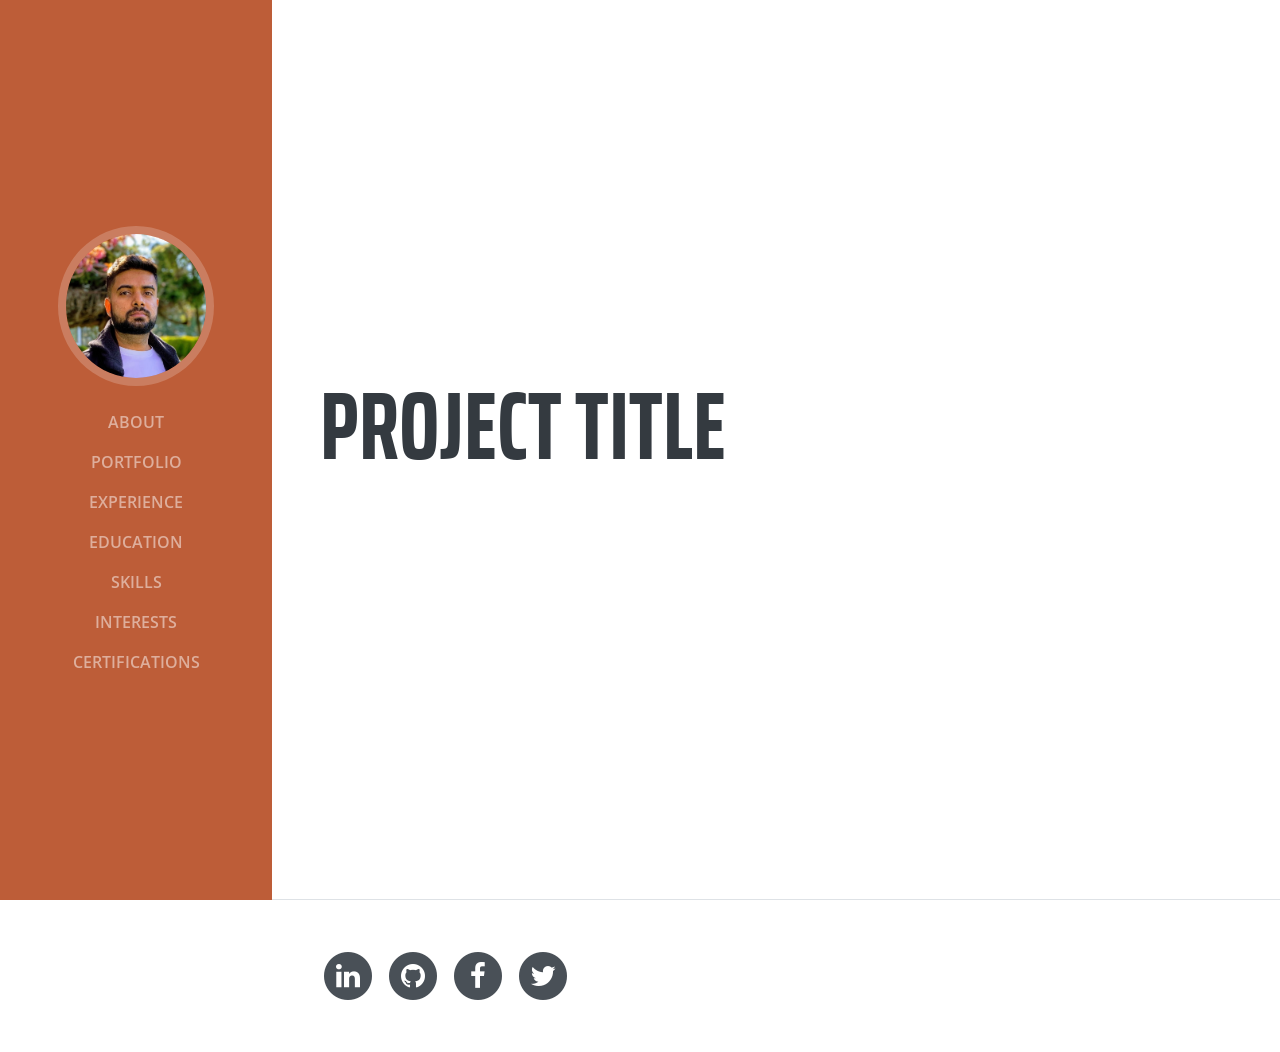
<file: portfolio/template.html>
<!DOCTYPE html>
<html lang="en">

  <head>
	<!-- Google tag (gtag.js) -->
	<script async src="https://www.googletagmanager.com/gtag/js?id=G-53X48XYKJS"></script>
	<script>
	  window.dataLayer = window.dataLayer || [];
	  function gtag(){dataLayer.push(arguments);}
	  gtag('js', new Date());

	  gtag('config', 'G-53X48XYKJS');
	</script>

	
    <meta charset="utf-8">
    <meta name="viewport" content="width=device-width, initial-scale=1, shrink-to-fit=no">
    <meta name="description" content="">
    <meta name="author" content="">

    <title>Sanka Weerathunga</title>

    <!-- Bootstrap core CSS -->
    <link href="../vendor/bootstrap/css/bootstrap.min.css" rel="stylesheet">

    <!-- Custom fonts for this template -->
    <link href="https://fonts.googleapis.com/css?family=Saira+Extra+Condensed:100,200,300,400,500,600,700,800,900" rel="stylesheet">
    <link href="https://fonts.googleapis.com/css?family=Open+Sans:300,300i,400,400i,600,600i,700,700i,800,800i" rel="stylesheet">
    <link href="../vendor/font-awesome/css/font-awesome.min.css" rel="stylesheet">
    <link href="../vendor/devicons/css/devicons.min.css" rel="stylesheet">
    <link href="../vendor/simple-line-icons/css/simple-line-icons.css" rel="stylesheet">

    <!-- Custom styles for this template -->
    <link href="../css/resume.min.css" rel="stylesheet">
    <link href="../css/my_style.css" rel="stylesheet">
    <!-- Bootstrap CSS -->
    <link rel="stylesheet" href="https://stackpath.bootstrapcdn.com/bootstrap/4.5.2/css/bootstrap.min.css">

    <div id="header-component"></div>
  </head>

  <body id="page-top">
    <div class="container-fluid p-0">
        <!-- Your portfolio page content goes here -->
        <section class="resume-section p-3 p-lg-5 d-flex d-column">
            <div class="my-auto">
                <h1 class="mb-5">Project Title</h1>
                <!-- Add your project content here -->
            </div>
        </section>
    </div>

    <div id="footer-component"></div>
    <script src="../js/components.js"></script>

    <!-- Bootstrap core JavaScript -->
    <script src="../vendor/jquery/jquery.min.js"></script>
    <script src="../vendor/bootstrap/js/bootstrap.bundle.min.js"></script>

    <!-- Plugin JavaScript -->
    <script src="../vendor/jquery-easing/jquery.easing.min.js"></script>

    <!-- Custom scripts for this template -->
    <script src="../js/resume.min.js"></script>

    <!-- Optional: jQuery and Bootstrap Bundle (includes Popper) JS -->
    <script src="https://code.jquery.com/jquery-3.5.1.slim.min.js"></script>
    <script src="https://stackpath.bootstrapcdn.com/bootstrap/4.5.2/js/bootstrap.bundle.min.js"></script>

  </body>

</html>
</file>
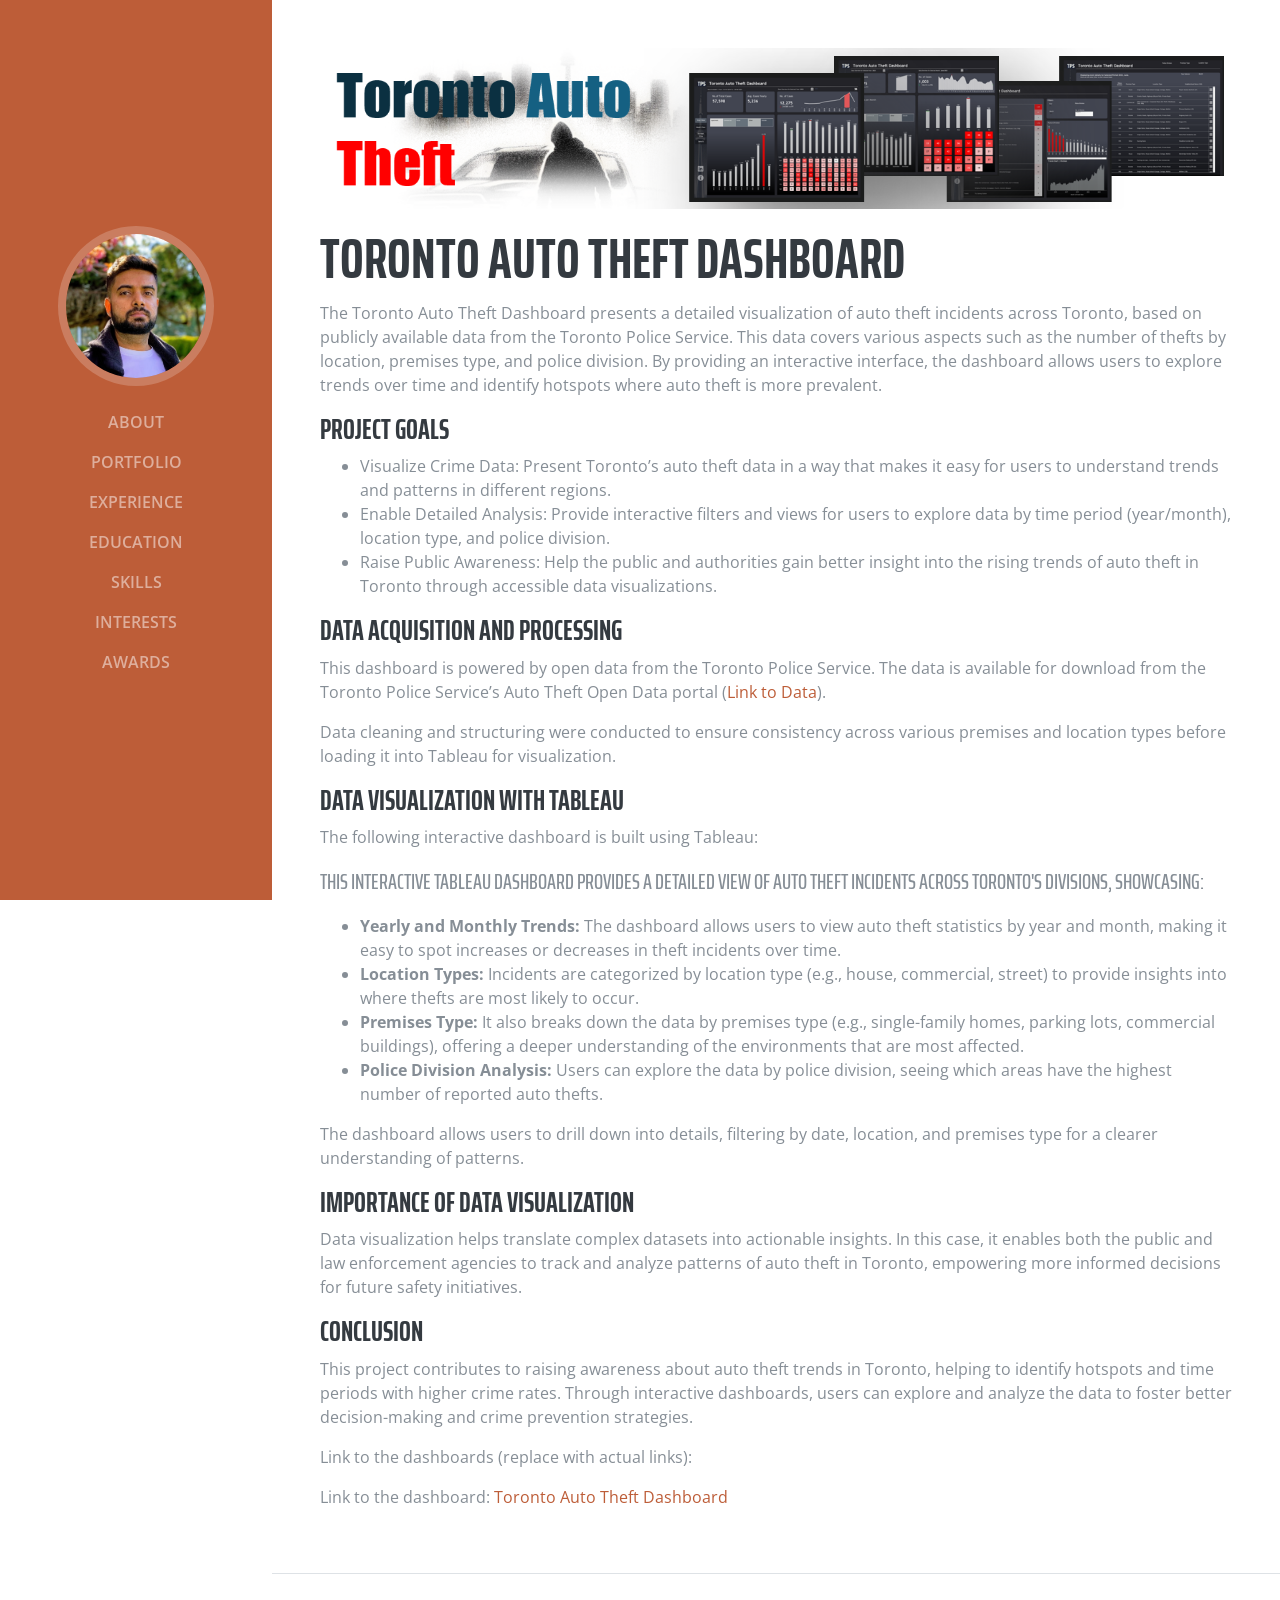
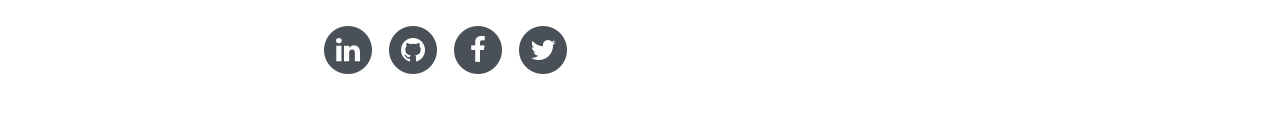
<file: portfolio/TPS _Auto_theft.html>
<!DOCTYPE html>
<html lang="en">

  <head>
	<!-- Google tag (gtag.js) -->
	<script async src="https://www.googletagmanager.com/gtag/js?id=G-53X48XYKJS"></script>
	<script>
	  window.dataLayer = window.dataLayer || [];
	  function gtag(){dataLayer.push(arguments);}
	  gtag('js', new Date());

	  gtag('config', 'G-53X48XYKJS');
	</script>

	
    <meta charset="utf-8">
    <meta name="viewport" content="width=device-width, initial-scale=1, shrink-to-fit=no">
    <meta name="description" content="">
    <meta name="author" content="">

    <title>Sanka Weerathunga</title>

    <!-- Bootstrap core CSS -->
    <link href="../vendor/bootstrap/css/bootstrap.min.css" rel="stylesheet">

    <!-- Custom fonts for this template -->
    <link href="https://fonts.googleapis.com/css?family=Saira+Extra+Condensed:100,200,300,400,500,600,700,800,900" rel="stylesheet">
    <link href="https://fonts.googleapis.com/css?family=Open+Sans:300,300i,400,400i,600,600i,700,700i,800,800i" rel="stylesheet">
    <link href="../vendor/font-awesome/css/font-awesome.min.css" rel="stylesheet">
    <link href="../vendor/devicons/css/devicons.min.css" rel="stylesheet">
    <link href="../vendor/simple-line-icons/css/simple-line-icons.css" rel="stylesheet">

    <!-- Custom styles for this template -->
    <link href="../css/resume.min.css" rel="stylesheet">
    <link href="../css/my_style.css" rel="stylesheet">

  </head>

  <body id="page-top">

    <nav class="navbar navbar-expand-lg navbar-dark bg-primary fixed-top" id="sideNav">
      <a class="navbar-brand js-scroll-trigger" href="#page-top">
        <span class="d-block d-lg-none">Start Bootstrap</span>
        <span class="d-none d-lg-block">
          <img class="img-fluid img-profile rounded-circle mx-auto mb-2" src="../img/profile.jpg" alt="">
        </span>
      </a>
      <button class="navbar-toggler" type="button" data-toggle="collapse" data-target="#navbarSupportedContent" aria-controls="navbarSupportedContent" aria-expanded="false" aria-label="Toggle navigation">
        <span class="navbar-toggler-icon"></span>
      </button>
      <div class="collapse navbar-collapse" id="navbarSupportedContent">
        <ul class="navbar-nav">
          <li class="nav-item">
            <a class="nav-link js-scroll-trigger" href="../index.html">About</a>
          </li>
          <li class="nav-item">
            <a class="nav-link js-scroll-trigger" href="../index.html">Portfolio</a>
          </li>
          <li class="nav-item">
            <a class="nav-link js-scroll-trigger" href="../index.html">Experience</a>
          </li>
          <li class="nav-item">
            <a class="nav-link js-scroll-trigger" href="../index.html">Education</a>
          </li>
          <li class="nav-item">
            <a class="nav-link js-scroll-trigger" href="../index.html">Skills</a>
          </li>
          <li class="nav-item">
            <a class="nav-link js-scroll-trigger" href="../index.html">Interests</a>
          </li>
          <li class="nav-item">
            <a class="nav-link js-scroll-trigger" href="../index.html">Awards</a>
          </li>
        </ul>
      </div>
    </nav>

    </head>
    <body>

        <!--Content Start -->
        <section class="resume-section p-3 p-lg-5 d-flex flex-column" id="portfolio">
            <div class="my-auto">
                <div class="project-item">
                    <img src="../img/Auto_theft/cover.png" alt="Dashboard Screenshot 1" class="img-fluid mb-3">
                    <h2>Toronto Auto Theft Dashboard</h2>
                    <p>The Toronto Auto Theft Dashboard presents a detailed visualization of auto theft incidents across Toronto, based on publicly available data from the Toronto Police Service. This data covers various aspects such as the number of thefts by location, premises type, and police division. By providing an interactive interface, the dashboard allows users to explore trends over time and identify hotspots where auto theft is more prevalent.</p>
                    <!-- <div class="subheading mb-3">This project utilizes data visualization to make complex data on reported child abuse cases accessible to a wider audience.</div> -->
                    <div class="row">
                      <div class="col-12">
                        <h3>Project Goals</h3>
                        <ul>
                          <li>Visualize Crime Data: Present Toronto’s auto theft data in a way that makes it easy for users to understand trends and patterns in different regions.</li>
                          <li>Enable Detailed Analysis: Provide interactive filters and views for users to explore data by time period (year/month), location type, and police division.</li>
                          <li>Raise Public Awareness: Help the public and authorities gain better insight into the rising trends of auto theft in Toronto through accessible data visualizations.</li>
                        </ul>
                      </div>
                      <div class="col-12">
                        <h3>Data Acquisition and Processing</h3>
                        <p>This dashboard is powered by open data from the Toronto Police Service. The data is available for download from the Toronto Police Service’s Auto Theft Open Data portal (<a href="https://data.torontopolice.on.ca/datasets/TorontoPS::auto-theft-open-data/about">Link to Data</a>).</p>
                        <p>Data cleaning and structuring were conducted to ensure consistency across various premises and location types before loading it into Tableau for visualization.</p>
                      </div>
                    </div>
                    <h3>Data Visualization with Tableau</h3>
                    <p>The following interactive dashboard is built using Tableau:</p>
                    <div class="row">
                      <div class="col-12">
                        <div class="subheading mb-3">This interactive Tableau dashboard provides a detailed view of auto theft incidents across Toronto's divisions, showcasing:</div>
                        <ul>
                          <li><strong>Yearly and Monthly Trends:</strong> The dashboard allows users to view auto theft statistics by year and month, making it easy to spot increases or decreases in theft incidents over time.</li>
                          <li><strong>Location Types:</strong> Incidents are categorized by location type (e.g., house, commercial, street) to provide insights into where thefts are most likely to occur.</li>
                          <li><strong>Premises Type:</strong> It also breaks down the data by premises type (e.g., single-family homes, parking lots, commercial buildings), offering a deeper understanding of the environments that are most affected.</li>
                          <li><strong>Police Division Analysis:</strong> Users can explore the data by police division, seeing which areas have the highest number of reported auto thefts.</li>
                        </ul>
                        
                        <p>The dashboard allows users to drill down into details, filtering by date, location, and premises type for a clearer understanding of patterns.</p>
                      </div>

                        <!-- <div class='tableauPlaceholder' id='viz1728920037874' style='position: relative'>
                          <noscript><a href='#'><img alt='Auto Theft Toronto Police Open Data ' src='https:&#47;&#47;public.tableau.com&#47;static&#47;images&#47;Ca&#47;CartheftTorontoCanada&#47;OverviewYear&#47;1_rss.png' style='border: none' /></a></noscript>
                          <object class='tableauViz'  style='display:none;'><param name='host_url' value='https%3A%2F%2Fpublic.tableau.com%2F' /> <param name='embed_code_version' value='3' /> <param name='site_root' value='' /><param name='name' value='CartheftTorontoCanada&#47;OverviewYear' /><param name='tabs' value='no' /><param name='toolbar' value='yes' /><param name='static_image' value='https:&#47;&#47;public.tableau.com&#47;static&#47;images&#47;Ca&#47;CartheftTorontoCanada&#47;OverviewYear&#47;1.png' /> <param name='animate_transition' value='yes' /><param name='display_static_image' value='yes' /><param name='display_spinner' value='yes' /><param name='display_overlay' value='yes' /><param name='display_count' value='yes' /><param name='language' value='en-GB' />
                          </object>
                        </div>                
                          <script type='text/javascript'>                    
                              var divElement = document.getElementById('viz1728920037874');                    
                              var vizElement = divElement.getElementsByTagName('object')[0];                    
                              if ( divElement.offsetWidth > 800 ) { vizElement.style.width='1460px';vizElement.style.height='1107px';} 
                              else if ( divElement.offsetWidth > 500 ) { vizElement.style.width='1460px';vizElement.style.height='1107px';} 
                              else { vizElement.style.width='100%';vizElement.style.height='2477px';}                     
                              var scriptElement = document.createElement('script');                    
                              scriptElement.src = 'https://public.tableau.com/javascripts/api/viz_v1.js';                    
                              vizElement.parentNode.insertBefore(scriptElement, vizElement);                
                          </script> -->

                          <div class='tableauPlaceholder' id='viz1728920037874' style='position: relative'>
                            <noscript>
                              <a href='#'>
                                <img alt='Auto Theft Toronto Police Open Data' src='https://public.tableau.com/static/images/Ca/CartheftTorontoCanada/OverviewYear/1_rss.png' style='border: none' />
                              </a>
                            </noscript>
                            <object class='tableauViz' style='display:none;'>
                              <param name='host_url' value='https%3A%2F%2Fpublic.tableau.com%2F' />
                              <param name='embed_code_version' value='3' />
                              <param name='site_root' value='' />
                              <param name='name' value='CartheftTorontoCanada/OverviewYear' />
                              <param name='tabs' value='no' />
                              <param name='toolbar' value='yes' />
                              <param name='static_image' value='https://public.tableau.com/static/images/Ca/CartheftTorontoCanada/OverviewYear/1.png' />
                              <param name='animate_transition' value='yes' />
                              <param name='display_static_image' value='yes' />
                              <param name='display_spinner' value='yes' />
                              <param name='display_overlay' value='yes' />
                              <param name='display_count' value='yes' />
                              <param name='language' value='en-GB' />
                            </object>
                          </div>
                          
                          <!-- <script type='text/javascript'>
                            var divElement = document.getElementById('viz1728920037874');
                            var vizElement = divElement.getElementsByTagName('object')[0];
                          
                            function resizeTableauViz() {
                              var width = divElement.offsetWidth;
                              vizElement.style.width = '100%'; // Full width
                              vizElement.style.height = (width * 0.75) + 'px'; // Maintain aspect ratio (4:3 or adjust accordingly)
                            }
                          
                            window.addEventListener('resize', resizeTableauViz); // Resize on window change
                            resizeTableauViz(); // Initial call to set size
                          
                            var scriptElement = document.createElement('script');
                            scriptElement.src = 'https://public.tableau.com/javascripts/api/viz_v1.js';
                            vizElement.parentNode.insertBefore(scriptElement, vizElement);
                          </script> -->

                          <script type='text/javascript'>
                            var divElement = document.getElementById('viz1728920037874');
                            var vizElement = divElement.getElementsByTagName('object')[0];
                          
                            // Function to adjust the size of the Tableau dashboard to 1460px by 1080px
                            function resizeTableauViz() {
                              var maxWidth = 1460;
                              var maxHeight = 1080;
                          
                              // If the screen width is smaller than 1460px, scale the viz down proportionally
                              var width = divElement.offsetWidth;
                              if (width > maxWidth) {
                                width = maxWidth; // Limit the width to 1460px
                              }
                          
                              var aspectRatio = maxHeight / maxWidth;
                              var height = width * aspectRatio;
                          
                              // Set the width and height of the tableau visualization
                              vizElement.style.width = width + 'px';
                              vizElement.style.height = height + 'px';
                            }
                          
                            window.addEventListener('resize', resizeTableauViz); // Resize on window change
                            resizeTableauViz(); // Initial call to set size
                          
                            var scriptElement = document.createElement('script');
                            scriptElement.src = 'https://public.tableau.com/javascripts/api/viz_v1.js';
                            vizElement.parentNode.insertBefore(scriptElement, vizElement);
                          </script>
                          
                          

                    </div>
                    <h3>Importance of Data Visualization</h3>
                      <p>Data visualization helps translate complex datasets into actionable insights. In this case, it enables both the public and law enforcement agencies to track and analyze patterns of auto theft in Toronto, empowering more informed decisions for future safety initiatives.</p>
                    
                    <h3>Conclusion</h3>
                      <p>This project contributes to raising awareness about auto theft trends in Toronto, helping to identify hotspots and time periods with higher crime rates. Through interactive dashboards, users can explore and analyze the data to foster better decision-making and crime prevention strategies.</p>
                      <p>Link to the dashboards (replace with actual links):</p>
                      <p>Link to the dashboard: <a href="https://public.tableau.com/app/profile/sanka2816/viz/CartheftTorontoCanada/OverviewYear" target="_blank">Toronto Auto Theft Dashboard</a></p>
                  </div>
            </div>
        </section>
                  
                

        <!--Content End. -->

            <!-- Sharing -->
            <div class="resume-section p-3 p-lg-5 d-flex d-column">
            <ul class="list-inline list-social-icons mb-0">
              <li class="list-inline-item">
                <a href="https://www.linkedin.com/in/sanka-weerathunga/" target="_blank">
                  <span class="fa-stack fa-lg">
                    <i class="fa fa-circle fa-stack-2x"></i>
                    <i class="fa fa-linkedin fa-stack-1x fa-inverse"></i>
                  </span>
                </a>
              </li>
              <li class="list-inline-item">
                <a href="https://github.com/SankaW/" target="_blank">
                  <span class="fa-stack fa-lg">
                    <i class="fa fa-circle fa-stack-2x"></i>
                    <i class="fa fa-github fa-stack-1x fa-inverse"></i>
                  </span>
                </a>
              </li>
              <li class="list-inline-item">
                <a href="https://www.facebook.com/sanka.weerathunga.5" target="_blank">
                  <span class="fa-stack fa-lg">
                    <i class="fa fa-circle fa-stack-2x"></i>
                    <i class="fa fa-facebook fa-stack-1x fa-inverse"></i>
                  </span>
                </a>
              </li>
              <li class="list-inline-item">
                <a href="#">
                  <span class="fa-stack fa-lg">
                    <i class="fa fa-circle fa-stack-2x"></i>
                    <i class="fa fa-twitter fa-stack-1x fa-inverse"></i>
                  </span>
                </a>
              </li>

            </ul>
            </div>


        <!-- Portfolio section content here, extracted from the main HTML document -->
        <!-- Bootstrap core JavaScript -->
        <script src="../vendor/jquery/jquery.min.js"></script>
        <script src="../vendor/bootstrap/js/bootstrap.bundle.min.js"></script>

        <!-- Plugin JavaScript -->
        <script src="../vendor/jquery-easing/jquery.easing.min.js"></script>

        <!-- Custom scripts for this template -->
        <script src="../js/resume.min.js"></script>

    </body>

</html>
</file>
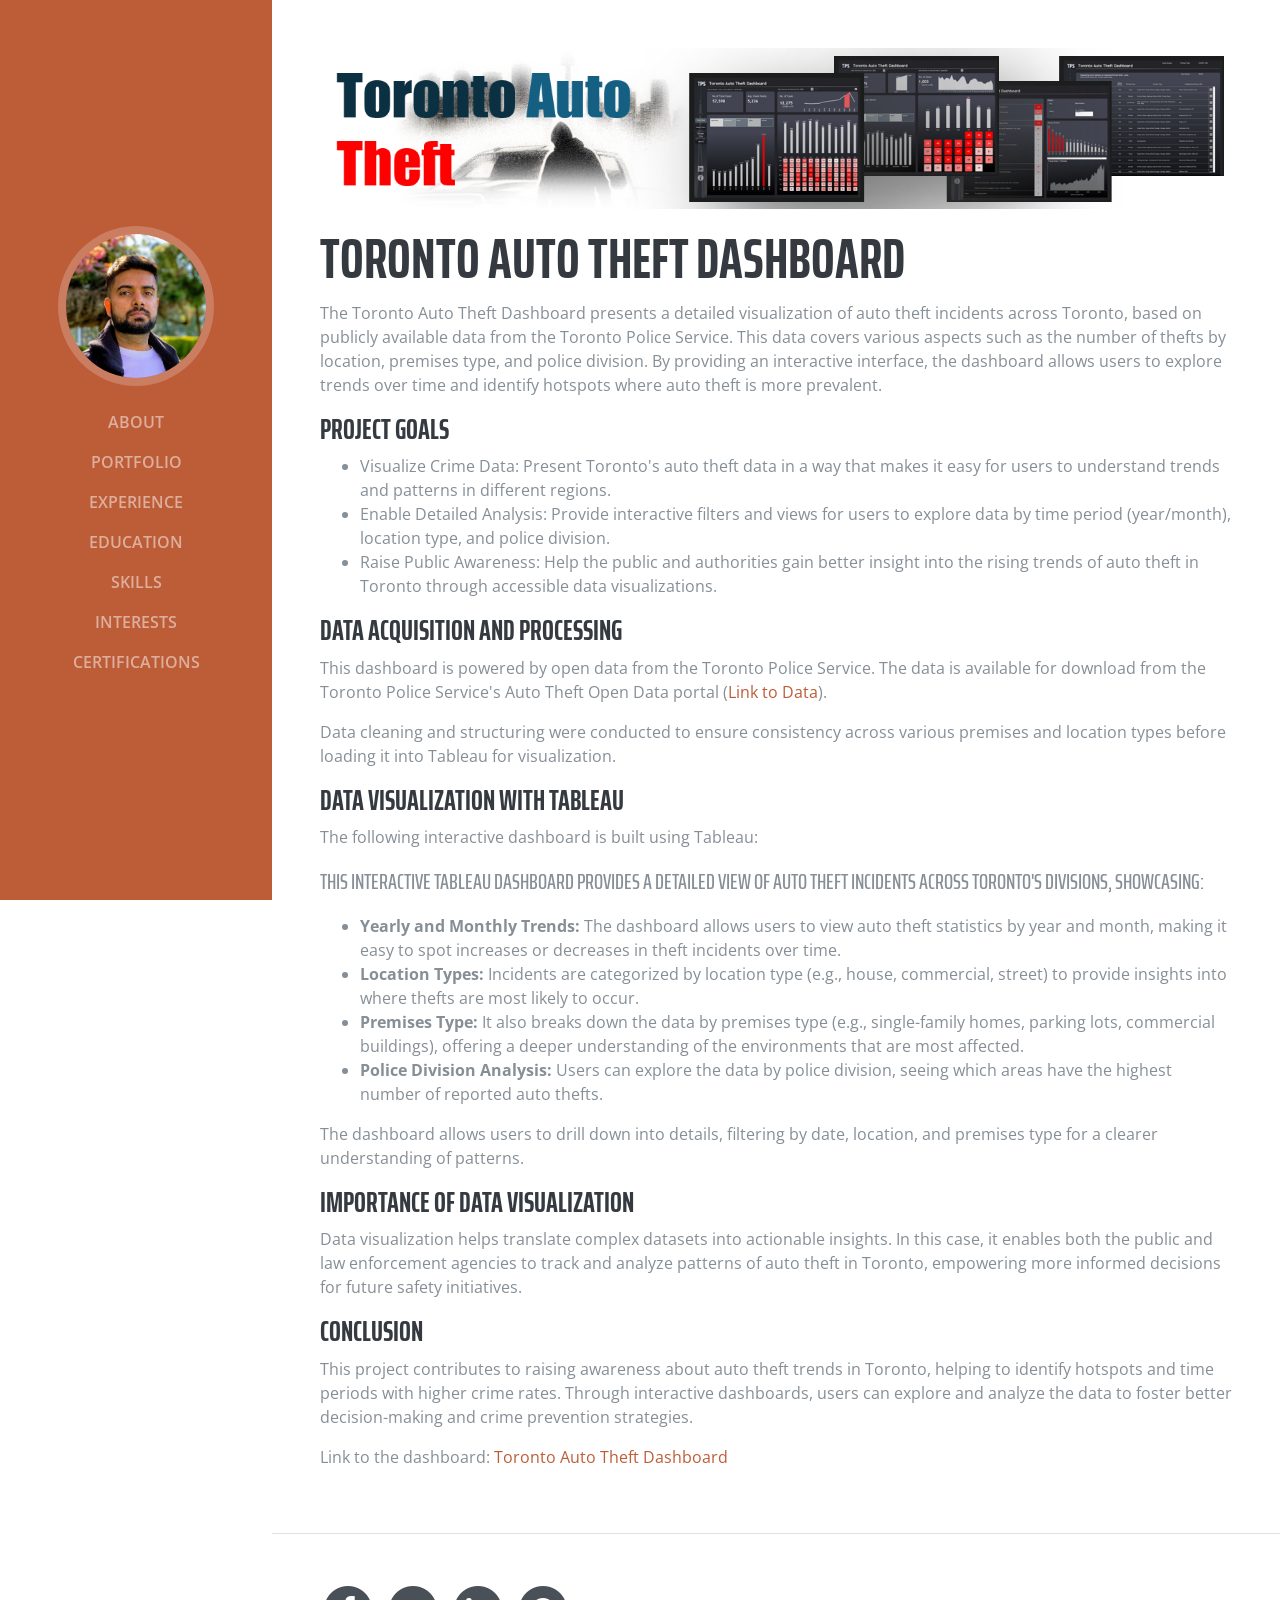
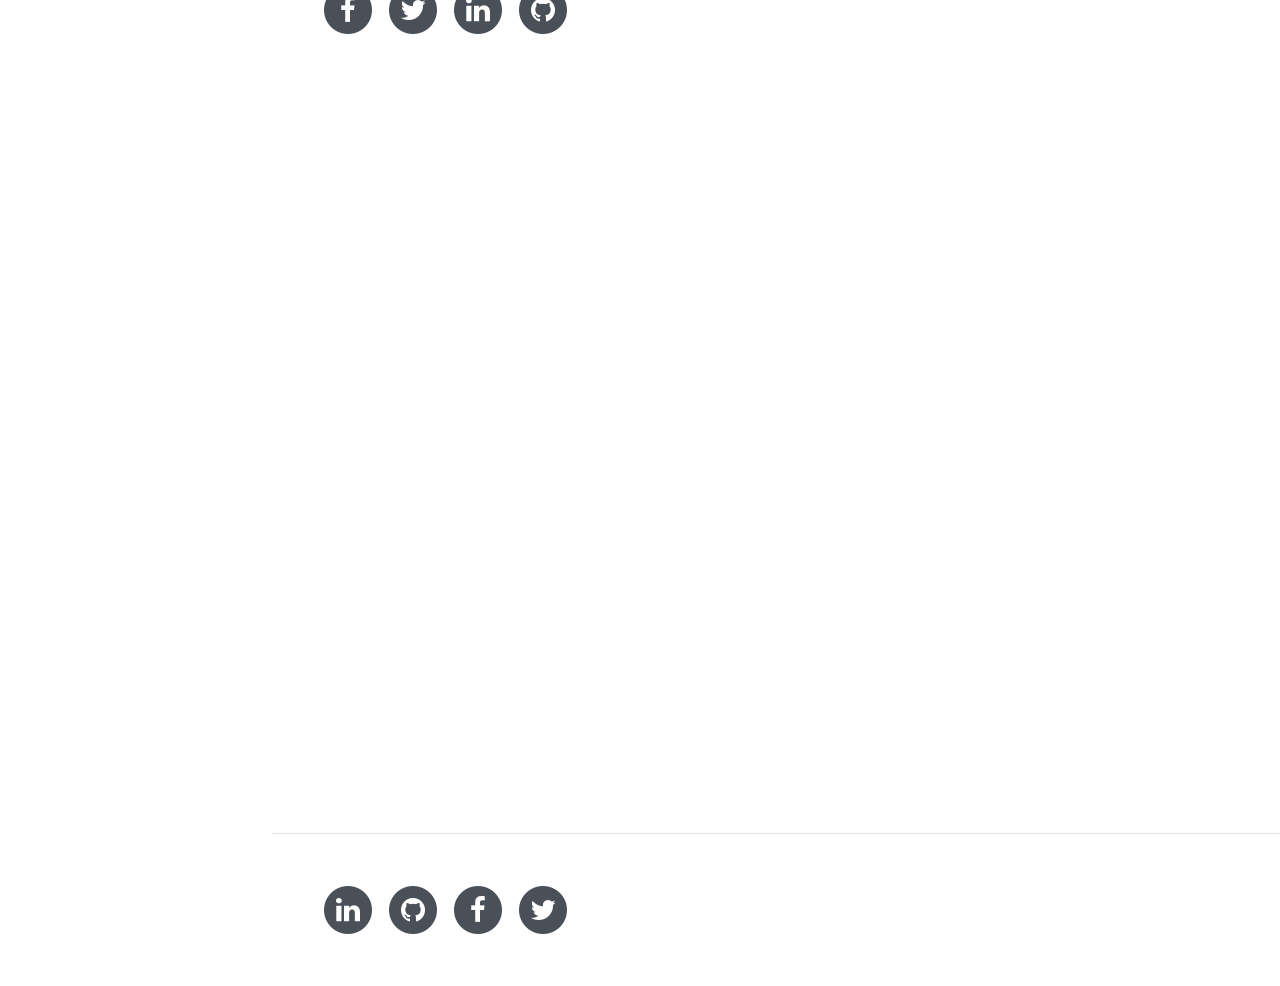
<file: portfolio/TPS_Auto_theft_modular.html>
<!DOCTYPE html>
<html lang="en">
<head>
    <div id="header-component"></div>
</head>
<body id="page-top">
    <div class="container-fluid p-0">
        <section class="resume-section p-3 p-lg-5 d-flex flex-column" id="portfolio">
            <div class="my-auto">
                <div class="project-item">
                    <img src="../img/Auto_theft/cover.png" alt="Dashboard Screenshot 1" class="img-fluid mb-3">
                    <h2>Toronto Auto Theft Dashboard</h2>
                    <p>The Toronto Auto Theft Dashboard presents a detailed visualization of auto theft incidents across Toronto, based on publicly available data from the Toronto Police Service. This data covers various aspects such as the number of thefts by location, premises type, and police division. By providing an interactive interface, the dashboard allows users to explore trends over time and identify hotspots where auto theft is more prevalent.</p>
                    
                    <div class="row">
                        <div class="col-12">
                            <h3>Project Goals</h3>
                            <ul>
                                <li>Visualize Crime Data: Present Toronto's auto theft data in a way that makes it easy for users to understand trends and patterns in different regions.</li>
                                <li>Enable Detailed Analysis: Provide interactive filters and views for users to explore data by time period (year/month), location type, and police division.</li>
                                <li>Raise Public Awareness: Help the public and authorities gain better insight into the rising trends of auto theft in Toronto through accessible data visualizations.</li>
                            </ul>
                        </div>
                        <div class="col-12">
                            <h3>Data Acquisition and Processing</h3>
                            <p>This dashboard is powered by open data from the Toronto Police Service. The data is available for download from the Toronto Police Service's Auto Theft Open Data portal (<a href="https://data.torontopolice.on.ca/datasets/TorontoPS::auto-theft-open-data/about">Link to Data</a>).</p>
                            <p>Data cleaning and structuring were conducted to ensure consistency across various premises and location types before loading it into Tableau for visualization.</p>
                        </div>
                    </div>

                    <h3>Data Visualization with Tableau</h3>
                    <p>The following interactive dashboard is built using Tableau:</p>
                    <div class="row">
                        <div class="col-12">
                            <div class="subheading mb-3">This interactive Tableau dashboard provides a detailed view of auto theft incidents across Toronto's divisions, showcasing:</div>
                            <ul>
                                <li><strong>Yearly and Monthly Trends:</strong> The dashboard allows users to view auto theft statistics by year and month, making it easy to spot increases or decreases in theft incidents over time.</li>
                                <li><strong>Location Types:</strong> Incidents are categorized by location type (e.g., house, commercial, street) to provide insights into where thefts are most likely to occur.</li>
                                <li><strong>Premises Type:</strong> It also breaks down the data by premises type (e.g., single-family homes, parking lots, commercial buildings), offering a deeper understanding of the environments that are most affected.</li>
                                <li><strong>Police Division Analysis:</strong> Users can explore the data by police division, seeing which areas have the highest number of reported auto thefts.</li>
                            </ul>
                            
                            <p>The dashboard allows users to drill down into details, filtering by date, location, and premises type for a clearer understanding of patterns.</p>
                        </div>

                        <div class='tableauPlaceholder' id='viz1728920037874' style='position: relative'>
                            <noscript>
                                <a href='#'>
                                    <img alt='Auto Theft Toronto Police Open Data' src='https://public.tableau.com/static/images/Ca/CartheftTorontoCanada/OverviewYear/1_rss.png' style='border: none' />
                                </a>
                            </noscript>
                            <object class='tableauViz' style='display:none;'>
                                <param name='host_url' value='https%3A%2F%2Fpublic.tableau.com%2F' />
                                <param name='embed_code_version' value='3' />
                                <param name='site_root' value='' />
                                <param name='name' value='CartheftTorontoCanada/OverviewYear' />
                                <param name='tabs' value='no' />
                                <param name='toolbar' value='yes' />
                                <param name='static_image' value='https://public.tableau.com/static/images/Ca/CartheftTorontoCanada/OverviewYear/1.png' />
                                <param name='animate_transition' value='yes' />
                                <param name='display_static_image' value='yes' />
                                <param name='display_spinner' value='yes' />
                                <param name='display_overlay' value='yes' />
                                <param name='display_count' value='yes' />
                                <param name='language' value='en-GB' />
                            </object>
                        </div>

                        <script type='text/javascript'>
                            var divElement = document.getElementById('viz1728920037874');
                            var vizElement = divElement.getElementsByTagName('object')[0];
                          
                            function resizeTableauViz() {
                                var maxWidth = 1460;
                                var maxHeight = 1080;
                          
                                var width = divElement.offsetWidth;
                                if (width > maxWidth) {
                                    width = maxWidth;
                                }
                          
                                var aspectRatio = maxHeight / maxWidth;
                                var height = width * aspectRatio;
                          
                                vizElement.style.width = width + 'px';
                                vizElement.style.height = height + 'px';
                            }
                          
                            window.addEventListener('resize', resizeTableauViz);
                            resizeTableauViz();
                          
                            var scriptElement = document.createElement('script');
                            scriptElement.src = 'https://public.tableau.com/javascripts/api/viz_v1.js';
                            vizElement.parentNode.insertBefore(scriptElement, vizElement);
                        </script>
                    </div>

                    <h3>Importance of Data Visualization</h3>
                    <p>Data visualization helps translate complex datasets into actionable insights. In this case, it enables both the public and law enforcement agencies to track and analyze patterns of auto theft in Toronto, empowering more informed decisions for future safety initiatives.</p>
                    
                    <h3>Conclusion</h3>
                    <p>This project contributes to raising awareness about auto theft trends in Toronto, helping to identify hotspots and time periods with higher crime rates. Through interactive dashboards, users can explore and analyze the data to foster better decision-making and crime prevention strategies.</p>
                    <p>Link to the dashboard: <a href="https://public.tableau.com/app/profile/sanka2816/viz/CartheftTorontoCanada/OverviewYear" target="_blank">Toronto Auto Theft Dashboard</a></p>
                </div>
            </div>
        </section>

        <!-- Social Icons -->
        <section class="resume-section p-3 p-lg-5 d-flex d-column">
            <div class="social-icons">
                <ul class="list-inline list-social-icons mb-0">
                    <li class="list-inline-item">
                        <a href="https://www.facebook.com/sanka.weerathunga.5" target="_blank">
                            <span class="fa-stack fa-lg">
                                <i class="fa fa-circle fa-stack-2x"></i>
                                <i class="fa fa-facebook fa-stack-1x fa-inverse"></i>
                            </span>
                        </a>
                    </li>
                    <li class="list-inline-item">
                        <a href="#">
                            <span class="fa-stack fa-lg">
                                <i class="fa fa-circle fa-stack-2x"></i>
                                <i class="fa fa-twitter fa-stack-1x fa-inverse"></i>
                            </span>
                        </a>
                    </li>
                    <li class="list-inline-item">
                        <a href="https://www.linkedin.com/in/sanka-weerathunga/" target="_blank">
                            <span class="fa-stack fa-lg">
                                <i class="fa fa-circle fa-stack-2x"></i>
                                <i class="fa fa-linkedin fa-stack-1x fa-inverse"></i>
                            </span>
                        </a>
                    </li>
                    <li class="list-inline-item">
                        <a href="https://github.com/SankaW/" target="_blank">
                            <span class="fa-stack fa-lg">
                                <i class="fa fa-circle fa-stack-2x"></i>
                                <i class="fa fa-github fa-stack-1x fa-inverse"></i>
                            </span>
                        </a>
                    </li>
                </ul>
            </div>
        </section>
    </div>

    <div id="footer-component"></div>
    <script src="../js/components.js"></script>
</body>
</html>
</file>
<file: vendor/simple-line-icons/css/simple-line-icons.css>
@font-face {
  font-family: 'simple-line-icons';
  src: url('../fonts/Simple-Line-Icons.eot?v=2.4.0');
  src: url('../fonts/Simple-Line-Icons.eot?v=2.4.0#iefix') format('embedded-opentype'), url('../fonts/Simple-Line-Icons.woff2?v=2.4.0') format('woff2'), url('../fonts/Simple-Line-Icons.ttf?v=2.4.0') format('truetype'), url('../fonts/Simple-Line-Icons.woff?v=2.4.0') format('woff'), url('../fonts/Simple-Line-Icons.svg?v=2.4.0#simple-line-icons') format('svg');
  font-weight: normal;
  font-style: normal;
}
/*
 Use the following CSS code if you want to have a class per icon.
 Instead of a list of all class selectors, you can use the generic [class*="icon-"] selector, but it's slower:
*/
.icon-user,
.icon-people,
.icon-user-female,
.icon-user-follow,
.icon-user-following,
.icon-user-unfollow,
.icon-login,
.icon-logout,
.icon-emotsmile,
.icon-phone,
.icon-call-end,
.icon-call-in,
.icon-call-out,
.icon-map,
.icon-location-pin,
.icon-direction,
.icon-directions,
.icon-compass,
.icon-layers,
.icon-menu,
.icon-list,
.icon-options-vertical,
.icon-options,
.icon-arrow-down,
.icon-arrow-left,
.icon-arrow-right,
.icon-arrow-up,
.icon-arrow-up-circle,
.icon-arrow-left-circle,
.icon-arrow-right-circle,
.icon-arrow-down-circle,
.icon-check,
.icon-clock,
.icon-plus,
.icon-minus,
.icon-close,
.icon-event,
.icon-exclamation,
.icon-organization,
.icon-trophy,
.icon-screen-smartphone,
.icon-screen-desktop,
.icon-plane,
.icon-notebook,
.icon-mustache,
.icon-mouse,
.icon-magnet,
.icon-energy,
.icon-disc,
.icon-cursor,
.icon-cursor-move,
.icon-crop,
.icon-chemistry,
.icon-speedometer,
.icon-shield,
.icon-screen-tablet,
.icon-magic-wand,
.icon-hourglass,
.icon-graduation,
.icon-ghost,
.icon-game-controller,
.icon-fire,
.icon-eyeglass,
.icon-envelope-open,
.icon-envelope-letter,
.icon-bell,
.icon-badge,
.icon-anchor,
.icon-wallet,
.icon-vector,
.icon-speech,
.icon-puzzle,
.icon-printer,
.icon-present,
.icon-playlist,
.icon-pin,
.icon-picture,
.icon-handbag,
.icon-globe-alt,
.icon-globe,
.icon-folder-alt,
.icon-folder,
.icon-film,
.icon-feed,
.icon-drop,
.icon-drawer,
.icon-docs,
.icon-doc,
.icon-diamond,
.icon-cup,
.icon-calculator,
.icon-bubbles,
.icon-briefcase,
.icon-book-open,
.icon-basket-loaded,
.icon-basket,
.icon-bag,
.icon-action-undo,
.icon-action-redo,
.icon-wrench,
.icon-umbrella,
.icon-trash,
.icon-tag,
.icon-support,
.icon-frame,
.icon-size-fullscreen,
.icon-size-actual,
.icon-shuffle,
.icon-share-alt,
.icon-share,
.icon-rocket,
.icon-question,
.icon-pie-chart,
.icon-pencil,
.icon-note,
.icon-loop,
.icon-home,
.icon-grid,
.icon-graph,
.icon-microphone,
.icon-music-tone-alt,
.icon-music-tone,
.icon-earphones-alt,
.icon-earphones,
.icon-equalizer,
.icon-like,
.icon-dislike,
.icon-control-start,
.icon-control-rewind,
.icon-control-play,
.icon-control-pause,
.icon-control-forward,
.icon-control-end,
.icon-volume-1,
.icon-volume-2,
.icon-volume-off,
.icon-calendar,
.icon-bulb,
.icon-chart,
.icon-ban,
.icon-bubble,
.icon-camrecorder,
.icon-camera,
.icon-cloud-download,
.icon-cloud-upload,
.icon-envelope,
.icon-eye,
.icon-flag,
.icon-heart,
.icon-info,
.icon-key,
.icon-link,
.icon-lock,
.icon-lock-open,
.icon-magnifier,
.icon-magnifier-add,
.icon-magnifier-remove,
.icon-paper-clip,
.icon-paper-plane,
.icon-power,
.icon-refresh,
.icon-reload,
.icon-settings,
.icon-star,
.icon-symbol-female,
.icon-symbol-male,
.icon-target,
.icon-credit-card,
.icon-paypal,
.icon-social-tumblr,
.icon-social-twitter,
.icon-social-facebook,
.icon-social-instagram,
.icon-social-linkedin,
.icon-social-pinterest,
.icon-social-github,
.icon-social-google,
.icon-social-reddit,
.icon-social-skype,
.icon-social-dribbble,
.icon-social-behance,
.icon-social-foursqare,
.icon-social-soundcloud,
.icon-social-spotify,
.icon-social-stumbleupon,
.icon-social-youtube,
.icon-social-dropbox,
.icon-social-vkontakte,
.icon-social-steam {
  font-family: 'simple-line-icons';
  speak: none;
  font-style: normal;
  font-weight: normal;
  font-variant: normal;
  text-transform: none;
  line-height: 1;
  /* Better Font Rendering =========== */
  -webkit-font-smoothing: antialiased;
  -moz-osx-font-smoothing: grayscale;
}
.icon-user:before {
  content: "\e005";
}
.icon-people:before {
  content: "\e001";
}
.icon-user-female:before {
  content: "\e000";
}
.icon-user-follow:before {
  content: "\e002";
}
.icon-user-following:before {
  content: "\e003";
}
.icon-user-unfollow:before {
  content: "\e004";
}
.icon-login:before {
  content: "\e066";
}
.icon-logout:before {
  content: "\e065";
}
.icon-emotsmile:before {
  content: "\e021";
}
.icon-phone:before {
  content: "\e600";
}
.icon-call-end:before {
  content: "\e048";
}
.icon-call-in:before {
  content: "\e047";
}
.icon-call-out:before {
  content: "\e046";
}
.icon-map:before {
  content: "\e033";
}
.icon-location-pin:before {
  content: "\e096";
}
.icon-direction:before {
  content: "\e042";
}
.icon-directions:before {
  content: "\e041";
}
.icon-compass:before {
  content: "\e045";
}
.icon-layers:before {
  content: "\e034";
}
.icon-menu:before {
  content: "\e601";
}
.icon-list:before {
  content: "\e067";
}
.icon-options-vertical:before {
  content: "\e602";
}
.icon-options:before {
  content: "\e603";
}
.icon-arrow-down:before {
  content: "\e604";
}
.icon-arrow-left:before {
  content: "\e605";
}
.icon-arrow-right:before {
  content: "\e606";
}
.icon-arrow-up:before {
  content: "\e607";
}
.icon-arrow-up-circle:before {
  content: "\e078";
}
.icon-arrow-left-circle:before {
  content: "\e07a";
}
.icon-arrow-right-circle:before {
  content: "\e079";
}
.icon-arrow-down-circle:before {
  content: "\e07b";
}
.icon-check:before {
  content: "\e080";
}
.icon-clock:before {
  content: "\e081";
}
.icon-plus:before {
  content: "\e095";
}
.icon-minus:before {
  content: "\e615";
}
.icon-close:before {
  content: "\e082";
}
.icon-event:before {
  content: "\e619";
}
.icon-exclamation:before {
  content: "\e617";
}
.icon-organization:before {
  content: "\e616";
}
.icon-trophy:before {
  content: "\e006";
}
.icon-screen-smartphone:before {
  content: "\e010";
}
.icon-screen-desktop:before {
  content: "\e011";
}
.icon-plane:before {
  content: "\e012";
}
.icon-notebook:before {
  content: "\e013";
}
.icon-mustache:before {
  content: "\e014";
}
.icon-mouse:before {
  content: "\e015";
}
.icon-magnet:before {
  content: "\e016";
}
.icon-energy:before {
  content: "\e020";
}
.icon-disc:before {
  content: "\e022";
}
.icon-cursor:before {
  content: "\e06e";
}
.icon-cursor-move:before {
  content: "\e023";
}
.icon-crop:before {
  content: "\e024";
}
.icon-chemistry:before {
  content: "\e026";
}
.icon-speedometer:before {
  content: "\e007";
}
.icon-shield:before {
  content: "\e00e";
}
.icon-screen-tablet:before {
  content: "\e00f";
}
.icon-magic-wand:before {
  content: "\e017";
}
.icon-hourglass:before {
  content: "\e018";
}
.icon-graduation:before {
  content: "\e019";
}
.icon-ghost:before {
  content: "\e01a";
}
.icon-game-controller:before {
  content: "\e01b";
}
.icon-fire:before {
  content: "\e01c";
}
.icon-eyeglass:before {
  content: "\e01d";
}
.icon-envelope-open:before {
  content: "\e01e";
}
.icon-envelope-letter:before {
  content: "\e01f";
}
.icon-bell:before {
  content: "\e027";
}
.icon-badge:before {
  content: "\e028";
}
.icon-anchor:before {
  content: "\e029";
}
.icon-wallet:before {
  content: "\e02a";
}
.icon-vector:before {
  content: "\e02b";
}
.icon-speech:before {
  content: "\e02c";
}
.icon-puzzle:before {
  content: "\e02d";
}
.icon-printer:before {
  content: "\e02e";
}
.icon-present:before {
  content: "\e02f";
}
.icon-playlist:before {
  content: "\e030";
}
.icon-pin:before {
  content: "\e031";
}
.icon-picture:before {
  content: "\e032";
}
.icon-handbag:before {
  content: "\e035";
}
.icon-globe-alt:before {
  content: "\e036";
}
.icon-globe:before {
  content: "\e037";
}
.icon-folder-alt:before {
  content: "\e039";
}
.icon-folder:before {
  content: "\e089";
}
.icon-film:before {
  content: "\e03a";
}
.icon-feed:before {
  content: "\e03b";
}
.icon-drop:before {
  content: "\e03e";
}
.icon-drawer:before {
  content: "\e03f";
}
.icon-docs:before {
  content: "\e040";
}
.icon-doc:before {
  content: "\e085";
}
.icon-diamond:before {
  content: "\e043";
}
.icon-cup:before {
  content: "\e044";
}
.icon-calculator:before {
  content: "\e049";
}
.icon-bubbles:before {
  content: "\e04a";
}
.icon-briefcase:before {
  content: "\e04b";
}
.icon-book-open:before {
  content: "\e04c";
}
.icon-basket-loaded:before {
  content: "\e04d";
}
.icon-basket:before {
  content: "\e04e";
}
.icon-bag:before {
  content: "\e04f";
}
.icon-action-undo:before {
  content: "\e050";
}
.icon-action-redo:before {
  content: "\e051";
}
.icon-wrench:before {
  content: "\e052";
}
.icon-umbrella:before {
  content: "\e053";
}
.icon-trash:before {
  content: "\e054";
}
.icon-tag:before {
  content: "\e055";
}
.icon-support:before {
  content: "\e056";
}
.icon-frame:before {
  content: "\e038";
}
.icon-size-fullscreen:before {
  content: "\e057";
}
.icon-size-actual:before {
  content: "\e058";
}
.icon-shuffle:before {
  content: "\e059";
}
.icon-share-alt:before {
  content: "\e05a";
}
.icon-share:before {
  content: "\e05b";
}
.icon-rocket:before {
  content: "\e05c";
}
.icon-question:before {
  content: "\e05d";
}
.icon-pie-chart:before {
  content: "\e05e";
}
.icon-pencil:before {
  content: "\e05f";
}
.icon-note:before {
  content: "\e060";
}
.icon-loop:before {
  content: "\e064";
}
.icon-home:before {
  content: "\e069";
}
.icon-grid:before {
  content: "\e06a";
}
.icon-graph:before {
  content: "\e06b";
}
.icon-microphone:before {
  content: "\e063";
}
.icon-music-tone-alt:before {
  content: "\e061";
}
.icon-music-tone:before {
  content: "\e062";
}
.icon-earphones-alt:before {
  content: "\e03c";
}
.icon-earphones:before {
  content: "\e03d";
}
.icon-equalizer:before {
  content: "\e06c";
}
.icon-like:before {
  content: "\e068";
}
.icon-dislike:before {
  content: "\e06d";
}
.icon-control-start:before {
  content: "\e06f";
}
.icon-control-rewind:before {
  content: "\e070";
}
.icon-control-play:before {
  content: "\e071";
}
.icon-control-pause:before {
  content: "\e072";
}
.icon-control-forward:before {
  content: "\e073";
}
.icon-control-end:before {
  content: "\e074";
}
.icon-volume-1:before {
  content: "\e09f";
}
.icon-volume-2:before {
  content: "\e0a0";
}
.icon-volume-off:before {
  content: "\e0a1";
}
.icon-calendar:before {
  content: "\e075";
}
.icon-bulb:before {
  content: "\e076";
}
.icon-chart:before {
  content: "\e077";
}
.icon-ban:before {
  content: "\e07c";
}
.icon-bubble:before {
  content: "\e07d";
}
.icon-camrecorder:before {
  content: "\e07e";
}
.icon-camera:before {
  content: "\e07f";
}
.icon-cloud-download:before {
  content: "\e083";
}
.icon-cloud-upload:before {
  content: "\e084";
}
.icon-envelope:before {
  content: "\e086";
}
.icon-eye:before {
  content: "\e087";
}
.icon-flag:before {
  content: "\e088";
}
.icon-heart:before {
  content: "\e08a";
}
.icon-info:before {
  content: "\e08b";
}
.icon-key:before {
  content: "\e08c";
}
.icon-link:before {
  content: "\e08d";
}
.icon-lock:before {
  content: "\e08e";
}
.icon-lock-open:before {
  content: "\e08f";
}
.icon-magnifier:before {
  content: "\e090";
}
.icon-magnifier-add:before {
  content: "\e091";
}
.icon-magnifier-remove:before {
  content: "\e092";
}
.icon-paper-clip:before {
  content: "\e093";
}
.icon-paper-plane:before {
  content: "\e094";
}
.icon-power:before {
  content: "\e097";
}
.icon-refresh:before {
  content: "\e098";
}
.icon-reload:before {
  content: "\e099";
}
.icon-settings:before {
  content: "\e09a";
}
.icon-star:before {
  content: "\e09b";
}
.icon-symbol-female:before {
  content: "\e09c";
}
.icon-symbol-male:before {
  content: "\e09d";
}
.icon-target:before {
  content: "\e09e";
}
.icon-credit-card:before {
  content: "\e025";
}
.icon-paypal:before {
  content: "\e608";
}
.icon-social-tumblr:before {
  content: "\e00a";
}
.icon-social-twitter:before {
  content: "\e009";
}
.icon-social-facebook:before {
  content: "\e00b";
}
.icon-social-instagram:before {
  content: "\e609";
}
.icon-social-linkedin:before {
  content: "\e60a";
}
.icon-social-pinterest:before {
  content: "\e60b";
}
.icon-social-github:before {
  content: "\e60c";
}
.icon-social-google:before {
  content: "\e60d";
}
.icon-social-reddit:before {
  content: "\e60e";
}
.icon-social-skype:before {
  content: "\e60f";
}
.icon-social-dribbble:before {
  content: "\e00d";
}
.icon-social-behance:before {
  content: "\e610";
}
.icon-social-foursqare:before {
  content: "\e611";
}
.icon-social-soundcloud:before {
  content: "\e612";
}
.icon-social-spotify:before {
  content: "\e613";
}
.icon-social-stumbleupon:before {
  content: "\e614";
}
.icon-social-youtube:before {
  content: "\e008";
}
.icon-social-dropbox:before {
  content: "\e00c";
}
.icon-social-vkontakte:before {
  content: "\e618";
}
.icon-social-steam:before {
  content: "\e620";
}
</file>
<file: css/my_style.css>
.tableau-responsive-container {
    overflow: hidden;
    position: relative;
    width: 100%;
    padding-top: 56.25%; /* 16:9 Aspect Ratio */
  }
  
  .tableauPlaceholder {
    position: absolute;
    top: 0;
    left: 0;
    width: 100%;
    height: 100%;
  }
  
  #resume {
    background-color: #bd5d38; 
    color: white; 
    border-color: #bd5d38;
  }

  #resume:hover {
    background-color: #ffffff; 
    color: #bd5d38; 
    border-color: #bd5d38;
  }

.list-item {
    margin-bottom: 20px;
  }

.badge-orange {
    background-color: #db8969; /* Or any specific shade of orange you prefer */
}
</file>
<file: css/portfolio.css>
.card {
  transition: transform 0.3s ease-in-out, box-shadow 0.3s ease-in-out;
  border: none;
  box-shadow: 0 4px 6px rgba(0, 0, 0, 0.1);
}

.card:hover {
  transform: translateY(-5px);
  box-shadow: 0 8px 15px rgba(0, 0, 0, 0.2);
}

.card-img-top {
  height: 200px;
  object-fit: cover;
}

.card-title {
  font-size: 1.25rem;
  font-weight: 600;
  margin-bottom: 1rem;
  color: #2c3e50;
}

.card-text {
  color: #666;
  font-size: 0.9rem;
  line-height: 1.6;
}

.tech-stack {
  margin: 1rem 0;
}

.badge {
  font-size: 0.8rem;
  padding: 0.5em 0.8em;
  font-weight: 500;
}

.text-muted {
  font-size: 0.85rem;
}

/* Responsive adjustments */
@media (max-width: 768px) {
  .card-img-top {
    height: 180px;
  }
  
  .card-title {
    font-size: 1.1rem;
  }
  
  .card-text {
    font-size: 0.85rem;
  }
}

.portfolio-tags {
    display: flex;
    flex-wrap: wrap;
    gap: 10px;
    margin-top: 15px;
}

.portfolio-tag {
    background-color: #f8f9fa;
    color: #495057;
    padding: 6px 12px;
    border-radius: 20px;
    font-size: 0.9rem;
    transition: all 0.3s ease;
    border: 1px solid #e9ecef;
}

.portfolio-tag:hover {
    background-color: #e9ecef;
    transform: translateY(-2px);
}

/* Tag color variations */
.portfolio-tag[data-type="Data Visualization"] {
    background-color: #e3f2fd;
    color: #1976d2;
    border-color: #bbdefb;
}

.portfolio-tag[data-type="Python"] {
    background-color: #e8f5e9;
    color: #2e7d32;
    border-color: #c8e6c9;
}

.portfolio-tag[data-type="Tableau"] {
    background-color: #fff3e0;
    color: #f57c00;
    border-color: #ffe0b2;
}

.portfolio-tag[data-type="JavaScript"] {
    background-color: #fff8e1;
    color: #ffa000;
    border-color: #ffecb3;
}

.portfolio-tag[data-type="React"] {
    background-color: #e1f5fe;
    color: #0288d1;
    border-color: #b3e5fc;
}

.portfolio-tag[data-type="Node.js"] {
    background-color: #e8f5e9;
    color: #388e3c;
    border-color: #c8e6c9;
}

.portfolio-tag[data-type="SQL"] {
    background-color: #f3e5f5;
    color: #7b1fa2;
    border-color: #e1bee7;
}

.portfolio-tag[data-type="AWS"] {
    background-color: #fce4ec;
    color: #c2185b;
    border-color: #f8bbd0;
}

/* Project card styling */
.project-card {
    background: #fff;
    border-radius: 10px;
    box-shadow: 0 4px 6px rgba(0, 0, 0, 0.1);
    margin-bottom: 30px;
    overflow: hidden;
    transition: transform 0.3s ease, box-shadow 0.3s ease;
}

.project-card:hover {
    transform: translateY(-5px);
    box-shadow: 0 8px 15px rgba(0, 0, 0, 0.2);
}

.project-image {
    width: 100%;
    height: 200px;
    object-fit: cover;
}

.project-content {
    padding: 20px;
}

.project-title {
    font-size: 1.4rem;
    color: #2c3e50;
    margin-bottom: 10px;
}

.project-description {
    color: #495057;
    font-size: 1rem;
    margin-bottom: 15px;
    line-height: 1.6;
}

.project-year {
    color: #6c757d;
    font-size: 0.9rem;
    margin-top: 10px;
    display: block;
}
</file>
<file: css/skills.css>
.skills-container {
    display: grid;
    grid-template-columns: repeat(auto-fit, minmax(300px, 1fr));
    gap: 2rem;
    padding: 1rem;
}

.skill-category {
    background: #fff;
    border-radius: 10px;
    box-shadow: 0 4px 6px rgba(0, 0, 0, 0.1);
    padding: 1.5rem;
    transition: transform 0.3s ease, box-shadow 0.3s ease;
}

.skill-category:hover {
    transform: translateY(-5px);
    box-shadow: 0 8px 15px rgba(0, 0, 0, 0.2);
}

.skill-category h3 {
    color: #2c3e50;
    font-size: 1.5rem;
    margin-bottom: 1.5rem;
    padding-bottom: 0.5rem;
    border-bottom: 2px solid #bd5d38;
}

.skill-list {
    list-style: none;
    padding: 0;
    margin: 0;
}

.skill-item {
    display: flex;
    align-items: center;
    margin-bottom: 1rem;
    padding: 0.5rem;
    border-radius: 5px;
    background: #f8f9fa;
    transition: background-color 0.3s ease;
}

.skill-item:hover {
    background: #e9ecef;
}

.skill-icon {
    margin-right: 1rem;
    color: #bd5d38;
    font-size: 1.2rem;
}

.skill-name {
    font-size: 1rem;
    color: #495057;
}

.skill-level {
    margin-left: auto;
    font-size: 0.9rem;
    color: #6c757d;
}

/* Responsive adjustments */
@media (max-width: 768px) {
    .skills-container {
        grid-template-columns: 1fr;
    }
    
    .skill-category {
        padding: 1rem;
    }
}
</file>
<file: css/main.css>
/* Typography */
body {
    font-family: 'Open Sans', sans-serif;
    color: #2c3e50;
    line-height: 1.6;
}

h1, h2, h3, h4, h5, h6 {
    font-family: 'Saira Extra Condensed', sans-serif;
    font-weight: 600;
    color: #2c3e50;
}

h1 {
    font-size: 3.5rem;
    margin-bottom: 1.5rem;
}

h2 {
    font-size: 2.5rem;
    margin-bottom: 2rem;
    position: relative;
    padding-bottom: 0.5rem;
}

h2::after {
    content: '';
    position: absolute;
    bottom: 0;
    left: 0;
    width: 60px;
    height: 3px;
    background: #bd5d38;
}

h3 {
    font-size: 1.8rem;
    margin-bottom: 1.5rem;
}

/* Section Styling */
.resume-section {
    padding: 5rem 3rem;
    position: relative;
}

.section-content {
    background: #fff;
    border-radius: 10px;
    box-shadow: 0 4px 6px rgba(0, 0, 0, 0.1);
    padding: 2rem;
    margin-bottom: 2rem;
    transition: transform 0.3s ease, box-shadow 0.3s ease;
}

.section-content:hover {
    transform: translateY(-5px);
    box-shadow: 0 8px 15px rgba(0, 0, 0, 0.2);
}

/* About Section */
.about-content {
    max-width: 800px;
    margin: 0 auto;
}

.about-text {
    font-size: 1.1rem;
    color: #495057;
    margin-bottom: 1.5rem;
}

/* Experience Section */
.experience-item {
    margin-bottom: 2.5rem;
    padding: 1.5rem;
    border-radius: 8px;
    background: #f8f9fa;
    transition: all 0.3s ease;
}

.experience-item:hover {
    background: #fff;
    box-shadow: 0 4px 6px rgba(0, 0, 0, 0.1);
}

.experience-title {
    color: #2c3e50;
    font-size: 1.4rem;
    margin-bottom: 0.5rem;
}

.experience-company {
    color: #bd5d38;
    font-size: 1.2rem;
    margin-bottom: 1rem;
}

.experience-date {
    color: #6c757d;
    font-size: 0.9rem;
}

.experience-description {
    color: #495057;
    margin-top: 1rem;
}

/* Education Section */
.education-item {
    margin-bottom: 2.5rem;
    padding: 1.5rem;
    border-radius: 8px;
    background: #f8f9fa;
    transition: all 0.3s ease;
}

.education-item:hover {
    background: #fff;
    box-shadow: 0 4px 6px rgba(0, 0, 0, 0.1);
}

.education-title {
    color: #2c3e50;
    font-size: 1.4rem;
    margin-bottom: 0.5rem;
}

.education-school {
    color: #bd5d38;
    font-size: 1.2rem;
    margin-bottom: 1rem;
}

.education-date {
    color: #6c757d;
    font-size: 0.9rem;
}

/* Interests Section */
.interests-content {
    max-width: 800px;
    margin: 0 auto;
    padding: 2rem;
    background: #f8f9fa;
    border-radius: 10px;
    box-shadow: 0 4px 6px rgba(0, 0, 0, 0.1);
}

.interests-text {
    font-size: 1.1rem;
    color: #495057;
    line-height: 1.8;
}

/* Social Icons */
.social-icons {
    margin-top: 2rem;
}

.list-social-icons {
    display: flex;
    justify-content: center;
    gap: 1.5rem;
}

.list-social-icons .fa-stack {
    transition: transform 0.3s ease;
}

.list-social-icons .fa-stack:hover {
    transform: translateY(-5px);
}

/* Responsive Design */
@media (max-width: 768px) {
    .resume-section {
        padding: 3rem 1.5rem;
    }

    h1 {
        font-size: 2.8rem;
    }

    h2 {
        font-size: 2rem;
    }

    h3 {
        font-size: 1.5rem;
    }

    .section-content {
        padding: 1.5rem;
    }
}
</file>
<file: css/contact.css>
.contact-section {
    padding: 5rem 3rem;
    position: relative;
}

.contact-container {
    max-width: 600px;
    margin: 0 auto;
    display: none; /* Hidden by default */
    opacity: 0;
    transition: opacity 0.3s ease-in-out;
}

.contact-container.show {
    display: block;
    opacity: 1;
}

.contact-form {
    background: #fff;
    padding: 2rem;
    border-radius: 10px;
    box-shadow: 0 4px 6px rgba(0, 0, 0, 0.1);
}

.form-group {
    margin-bottom: 1.5rem;
}

.form-label {
    display: block;
    margin-bottom: 0.5rem;
    color: #2c3e50;
    font-weight: 500;
}

.form-control {
    width: 100%;
    padding: 0.75rem;
    border: 1px solid #e9ecef;
    border-radius: 5px;
    font-size: 1rem;
    transition: border-color 0.3s ease;
}

.form-control:focus {
    outline: none;
    border-color: #bd5d38;
    box-shadow: 0 0 0 2px rgba(189, 93, 56, 0.2);
}

textarea.form-control {
    min-height: 120px;
    resize: vertical;
}

.contact-btn {
    background: #bd5d38;
    color: #fff;
    border: none;
    padding: 0.75rem 1.5rem;
    border-radius: 5px;
    font-size: 1rem;
    cursor: pointer;
    transition: all 0.3s ease;
    display: inline-block;
    text-decoration: none;
}

.contact-btn:hover {
    background: #a24b2c;
    transform: translateY(-2px);
}

.contact-btn:disabled {
    background: #ccc;
    cursor: not-allowed;
    transform: none;
}

.toggle-contact {
    position: fixed;
    bottom: 2rem;
    right: 2rem;
    z-index: 1000;
    padding: 1rem 2rem;
    border-radius: 30px;
    box-shadow: 0 4px 10px rgba(0, 0, 0, 0.2);
}

.success-message,
.error-message {
    padding: 1rem;
    border-radius: 5px;
    margin-bottom: 1rem;
    display: none;
}

.success-message {
    background-color: #d4edda;
    color: #155724;
    border: 1px solid #c3e6cb;
}

.error-message {
    background-color: #f8d7da;
    color: #721c24;
    border: 1px solid #f5c6cb;
}

/* Loading spinner */
.spinner {
    display: none;
    width: 20px;
    height: 20px;
    border: 2px solid #f3f3f3;
    border-top: 2px solid #bd5d38;
    border-radius: 50%;
    animation: spin 1s linear infinite;
    margin-left: 10px;
}

@keyframes spin {
    0% { transform: rotate(0deg); }
    100% { transform: rotate(360deg); }
}

/* Responsive adjustments */
@media (max-width: 768px) {
    .contact-section {
        padding: 3rem 1.5rem;
    }
    
    .toggle-contact {
        bottom: 1rem;
        right: 1rem;
        padding: 0.75rem 1.5rem;
    }
}
</file>
<file: vendor/devicons/css/devicons.min.css>
/*!
 *  Devicons 1.8.0 made by Theodore Vorillas / http://vorillaz.com 
 */
@font-face{font-family:devicons;src:url(../fonts/devicons.eot?xqxft6);src:url(../fonts/devicons.eot?#iefixxqxft6) format("embedded-opentype"),url(../fonts/devicons.woff?xqxft6) format("woff"),url(../fonts/devicons.ttf?xqxft6) format("truetype"),url(../fonts/devicons.svg?xqxft6#devicons) format("svg");font-weight:400;font-style:normal}.devicons{font-family:devicons;speak:none;font-style:normal;font-weight:400;font-variant:normal;text-transform:none;line-height:1;-webkit-font-smoothing:antialiased;-moz-osx-font-smoothing:grayscale}.devicons-git:before{content:"\e602"}.devicons-git_compare:before{content:"\e628"}.devicons-git_branch:before{content:"\e625"}.devicons-git_commit:before{content:"\e629"}.devicons-git_pull_request:before{content:"\e626"}.devicons-git_merge:before{content:"\e627"}.devicons-bitbucket:before{content:"\e603"}.devicons-github_alt:before{content:"\e608"}.devicons-github_badge:before{content:"\e609"}.devicons-github:before{content:"\e60a"}.devicons-github_full:before{content:"\e617"}.devicons-java:before{content:"\e638"}.devicons-ruby:before{content:"\e639"}.devicons-scala:before{content:"\e637"}.devicons-python:before{content:"\e63c"}.devicons-go:before{content:"\e624"}.devicons-ruby_on_rails:before{content:"\e63b"}.devicons-django:before{content:"\e61d"}.devicons-markdown:before{content:"\e63e"}.devicons-php:before{content:"\e63d"}.devicons-mysql:before{content:"\e604"}.devicons-streamline:before{content:"\e605"}.devicons-database:before{content:"\e606"}.devicons-laravel:before{content:"\e63f"}.devicons-javascript:before{content:"\e64e"}.devicons-angular:before{content:"\e653"}.devicons-backbone:before{content:"\e652"}.devicons-coffeescript:before{content:"\e651"}.devicons-jquery:before{content:"\e650"}.devicons-modernizr:before{content:"\e620"}.devicons-jquery_ui:before{content:"\e654"}.devicons-ember:before{content:"\e61b"}.devicons-dojo:before{content:"\e61c"}.devicons-nodejs:before{content:"\e619"}.devicons-nodejs_small:before{content:"\e618"}.devicons-javascript_shield:before{content:"\e64f"}.devicons-bootstrap:before{content:"\e647"}.devicons-sass:before{content:"\e64b"}.devicons-css3_full:before{content:"\e64a"}.devicons-css3:before{content:"\e649"}.devicons-html5:before{content:"\e636"}.devicons-html5_multimedia:before{content:"\e632"}.devicons-html5_device_access:before{content:"\e633"}.devicons-html5_3d_effects:before{content:"\e635"}.devicons-html5_connectivity:before{content:"\e634"}.devicons-ghost_small:before{content:"\e614"}.devicons-ghost:before{content:"\e61f"}.devicons-magento:before{content:"\e640"}.devicons-joomla:before{content:"\e641"}.devicons-jekyll_small:before{content:"\e60d"}.devicons-drupal:before{content:"\e642"}.devicons-wordpress:before{content:"\e60b"}.devicons-grunt:before{content:"\e64c"}.devicons-bower:before{content:"\e64d"}.devicons-npm:before{content:"\e61e"}.devicons-yahoo_small:before{content:"\e62b"}.devicons-yahoo:before{content:"\e615"}.devicons-bing_small:before{content:"\e600"}.devicons-windows:before{content:"\e60f"}.devicons-linux:before{content:"\e612"}.devicons-ubuntu:before{content:"\e63a"}.devicons-android:before{content:"\e60e"}.devicons-apple:before{content:"\e611"}.devicons-appstore:before{content:"\e613"}.devicons-phonegap:before{content:"\e630"}.devicons-blackberry:before{content:"\e623"}.devicons-stackoverflow:before{content:"\e610"}.devicons-techcrunch:before{content:"\e62c"}.devicons-codrops:before{content:"\e62f"}.devicons-css_tricks:before{content:"\e601"}.devicons-smashing_magazine:before{content:"\e62d"}.devicons-netmagazine:before{content:"\e62e"}.devicons-codepen:before{content:"\e616"}.devicons-cssdeck:before{content:"\e62a"}.devicons-hackernews:before{content:"\e61a"}.devicons-dropbox:before{content:"\e607"}.devicons-google_drive:before{content:"\e631"}.devicons-visualstudio:before{content:"\e60c"}.devicons-unity_small:before{content:"\e621"}.devicons-raspberry_pi:before{content:"\e622"}.devicons-chrome:before{content:"\e643"}.devicons-ie:before{content:"\e644"}.devicons-firefox:before{content:"\e645"}.devicons-opera:before{content:"\e646"}.devicons-safari:before{content:"\e648"}.devicons-swift:before{content:"\e655"}.devicons-symfony:before{content:"\e656"}.devicons-symfony_badge:before{content:"\e657"}.devicons-less:before{content:"\e658"}.devicons-stylus:before{content:"\e659"}.devicons-trello:before{content:"\e65a"}.devicons-atlassian:before{content:"\e65b"}.devicons-jira:before{content:"\e65c"}.devicons-envato:before{content:"\e65d"}.devicons-snap_svg:before{content:"\e65e"}.devicons-raphael:before{content:"\e65f"}.devicons-google_analytics:before{content:"\e660"}.devicons-compass:before{content:"\e661"}.devicons-onedrive:before{content:"\e662"}.devicons-gulp:before{content:"\e663"}.devicons-atom:before{content:"\e664"}.devicons-cisco:before{content:"\e665"}.devicons-nancy:before{content:"\e666"}.devicons-clojure:before{content:"\e668"}.devicons-clojure_alt:before{content:"\e66a"}.devicons-perl:before{content:"\e669"}.devicons-celluloid:before{content:"\e66b"}.devicons-w3c:before{content:"\e66c"}.devicons-redis:before{content:"\e66d"}.devicons-postgresql:before{content:"\e66e"}.devicons-webplatform:before{content:"\e66f"}.devicons-jenkins:before{content:"\e667"}.devicons-requirejs:before{content:"\e670"}.devicons-opensource:before{content:"\e671"}.devicons-typo3:before{content:"\e672"}.devicons-uikit:before{content:"\e673"}.devicons-doctrine:before{content:"\e674"}.devicons-groovy:before{content:"\e675"}.devicons-nginx:before{content:"\e676"}.devicons-haskell:before{content:"\e677"}.devicons-zend:before{content:"\e678"}.devicons-gnu:before{content:"\e679"}.devicons-yeoman:before{content:"\e67a"}.devicons-heroku:before{content:"\e67b"}.devicons-debian:before{content:"\e67d"}.devicons-travis:before{content:"\e67e"}.devicons-dotnet:before{content:"\e67f"}.devicons-codeigniter:before{content:"\e680"}.devicons-javascript_badge:before{content:"\e681"}.devicons-yii:before{content:"\e682"}.devicons-msql_server:before{content:"\e67c"}.devicons-composer:before{content:"\e683"}.devicons-krakenjs_badge:before{content:"\e684"}.devicons-krakenjs:before{content:"\e685"}.devicons-mozilla:before{content:"\e686"}.devicons-firebase:before{content:"\e687"}.devicons-sizzlejs:before{content:"\e688"}.devicons-creativecommons:before{content:"\e689"}.devicons-creativecommons_badge:before{content:"\e68a"}.devicons-mitlicence:before{content:"\e68b"}.devicons-senchatouch:before{content:"\e68c"}.devicons-bugsense:before{content:"\e68d"}.devicons-extjs:before{content:"\e68e"}.devicons-mootools_badge:before{content:"\e68f"}.devicons-mootools:before{content:"\e690"}.devicons-ruby_rough:before{content:"\e691"}.devicons-komodo:before{content:"\e692"}.devicons-coda:before{content:"\e693"}.devicons-bintray:before{content:"\e694"}.devicons-terminal:before{content:"\e695"}.devicons-code:before{content:"\e696"}.devicons-responsive:before{content:"\e697"}.devicons-dart:before{content:"\e698"}.devicons-aptana:before{content:"\e699"}.devicons-mailchimp:before{content:"\e69a"}.devicons-netbeans:before{content:"\e69b"}.devicons-dreamweaver:before{content:"\e69c"}.devicons-brackets:before{content:"\e69d"}.devicons-eclipse:before{content:"\e69e"}.devicons-cloud9:before{content:"\e69f"}.devicons-scrum:before{content:"\e6a0"}.devicons-prolog:before{content:"\e6a1"}.devicons-terminal_badge:before{content:"\e6a2"}.devicons-code_badge:before{content:"\e6a3"}.devicons-mongodb:before{content:"\e6a4"}.devicons-meteor:before{content:"\e6a5"}.devicons-meteorfull:before{content:"\e6a6"}.devicons-fsharp:before{content:"\e6a7"}.devicons-rust:before{content:"\e6a8"}.devicons-ionic:before{content:"\e6a9"}.devicons-sublime:before{content:"\e6aa"}.devicons-appcelerator:before{content:"\e6ab"}.devicons-asterisk:before{content:"\e6ac"}.devicons-aws:before{content:"\e6ad"}.devicons-digital-ocean:before{content:"\e6ae"}.devicons-dlang:before{content:"\e6af"}.devicons-docker:before{content:"\e6b0"}.devicons-erlang:before{content:"\e6b1"}.devicons-google-cloud-platform:before{content:"\e6b2"}.devicons-grails:before{content:"\e6b3"}.devicons-illustrator:before{content:"\e6b4"}.devicons-intellij:before{content:"\e6b5"}.devicons-materializecss:before{content:"\e6b6"}.devicons-openshift:before{content:"\e6b7"}.devicons-photoshop:before{content:"\e6b8"}.devicons-rackspace:before{content:"\e6b9"}.devicons-react:before{content:"\e6ba"}.devicons-redhat:before{content:"\e6bb"}.devicons-scriptcs:before{content:"\e6bc"}.devicons-sqllite:before{content:"\e6c4"}.devicons-vim:before{content:"\e6c5"}
</file>
<file: css/resume.min.css>
/*!
 * Start Bootstrap - Resume v4.0.0-beta.2 (https://startbootstrap.com/template-overviews/resume)
 * Copyright 2013-2017 Start Bootstrap
 * Licensed under MIT (https://github.com/BlackrockDigital/startbootstrap-resume/blob/master/LICENSE)
 */body{font-family:'Open Sans',serif;padding-top:54px;color:#868e96}@media (min-width:992px){body{padding-top:0;padding-left:17rem}}h1,h2,h3,h4,h5,h6{font-family:'Saira Extra Condensed',serif;font-weight:700;text-transform:uppercase;color:#343a40}h1{font-size:6rem;line-height:5.5rem}h2{font-size:3.5rem}.subheading{text-transform:uppercase;font-weight:500;font-family:'Saira Extra Condensed',serif;font-size:1.35rem}.list-social-icons a{color:#495057}.list-social-icons a:hover{color:#bd5d38}.list-social-icons a .fa-lg{font-size:1.75rem}.list-icons{font-size:3rem}.list-icons .list-inline-item i:hover{color:#bd5d38}#sideNav .navbar-nav .nav-item .nav-link{font-weight:600;text-transform:uppercase}@media (min-width:992px){#sideNav{text-align:center;position:fixed;top:0;left:0;display:flex;flex-direction:column;width:17rem;height:100vh}#sideNav .navbar-brand{display:flex;margin:auto auto 0;padding:.5rem}#sideNav .navbar-brand .img-profile{max-width:10rem;max-height:10rem;border:.5rem solid rgba(255,255,255,.2)}#sideNav .navbar-collapse{display:flex;align-items:flex-start;flex-grow:0;width:100%;margin-bottom:auto}#sideNav .navbar-collapse .navbar-nav{flex-direction:column;width:100%}#sideNav .navbar-collapse .navbar-nav .nav-item{display:block}#sideNav .navbar-collapse .navbar-nav .nav-item .nav-link{display:block}}section.resume-section{border-bottom:1px solid #dee2e6;padding-top:5rem!important;padding-bottom:5rem!important}section.resume-section .resume-item .resume-date{min-width:none}@media (min-width:768px){section.resume-section{min-height:100vh}section.resume-section .resume-item .resume-date{min-width:18rem}}@media (min-width:992px){section.resume-section{padding-top:3rem!important;padding-bottom:3rem!important}}.bg-primary{background-color:#bd5d38!important}.text-primary{color:#bd5d38!important}a{color:#bd5d38}a:active,a:focus,a:hover{color:#824027}
</file>
